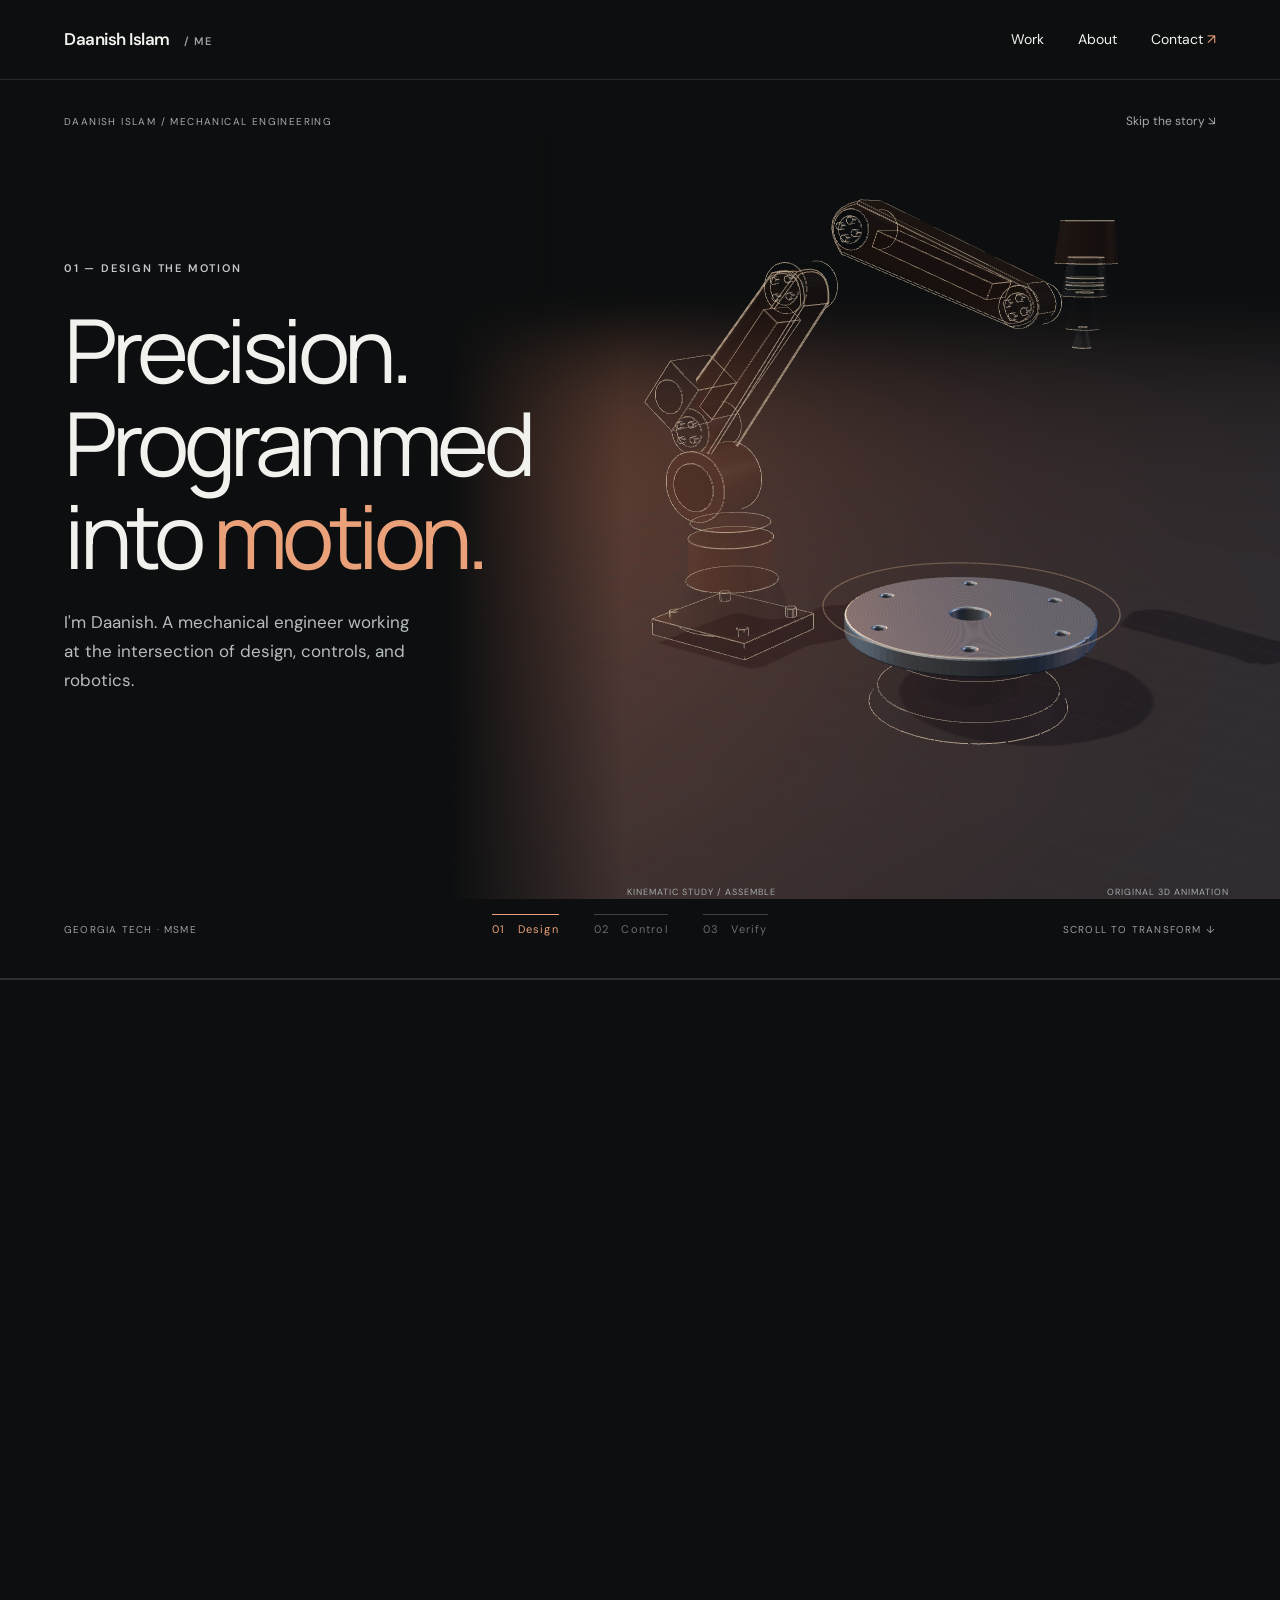
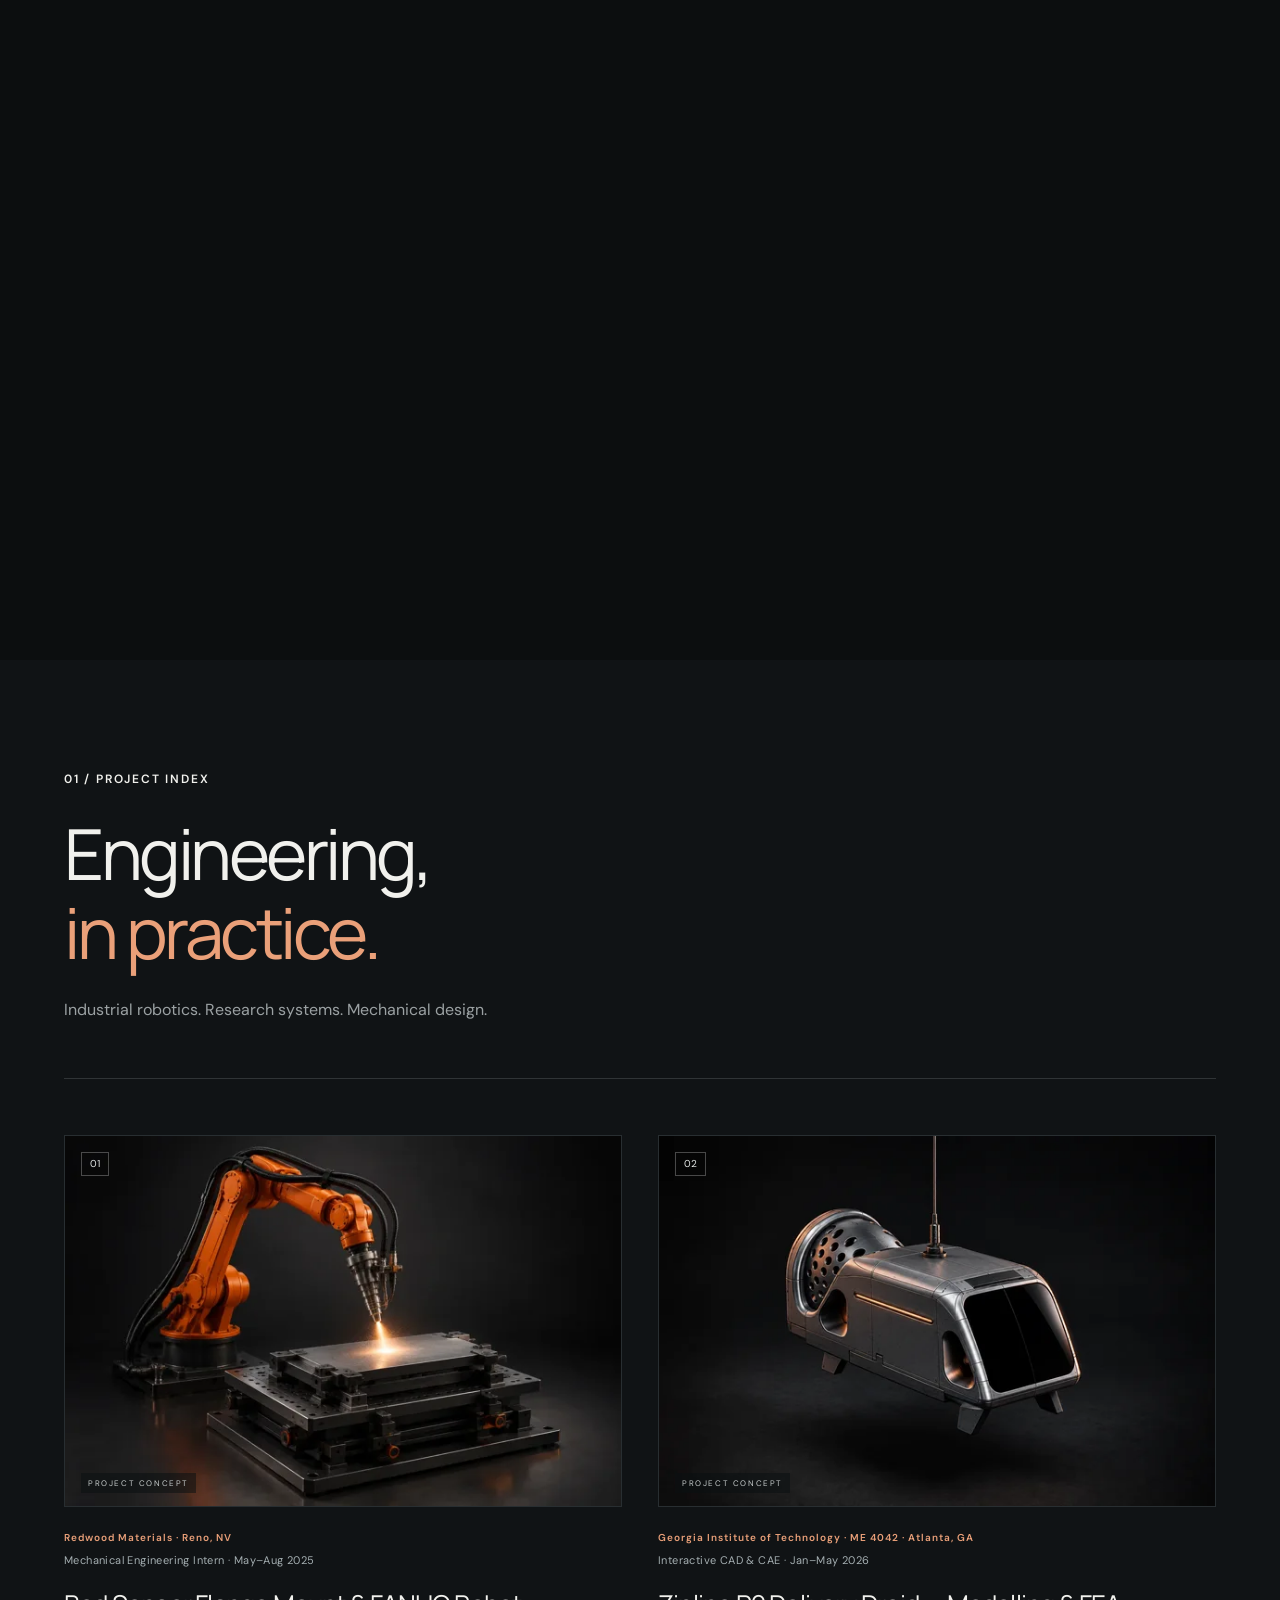
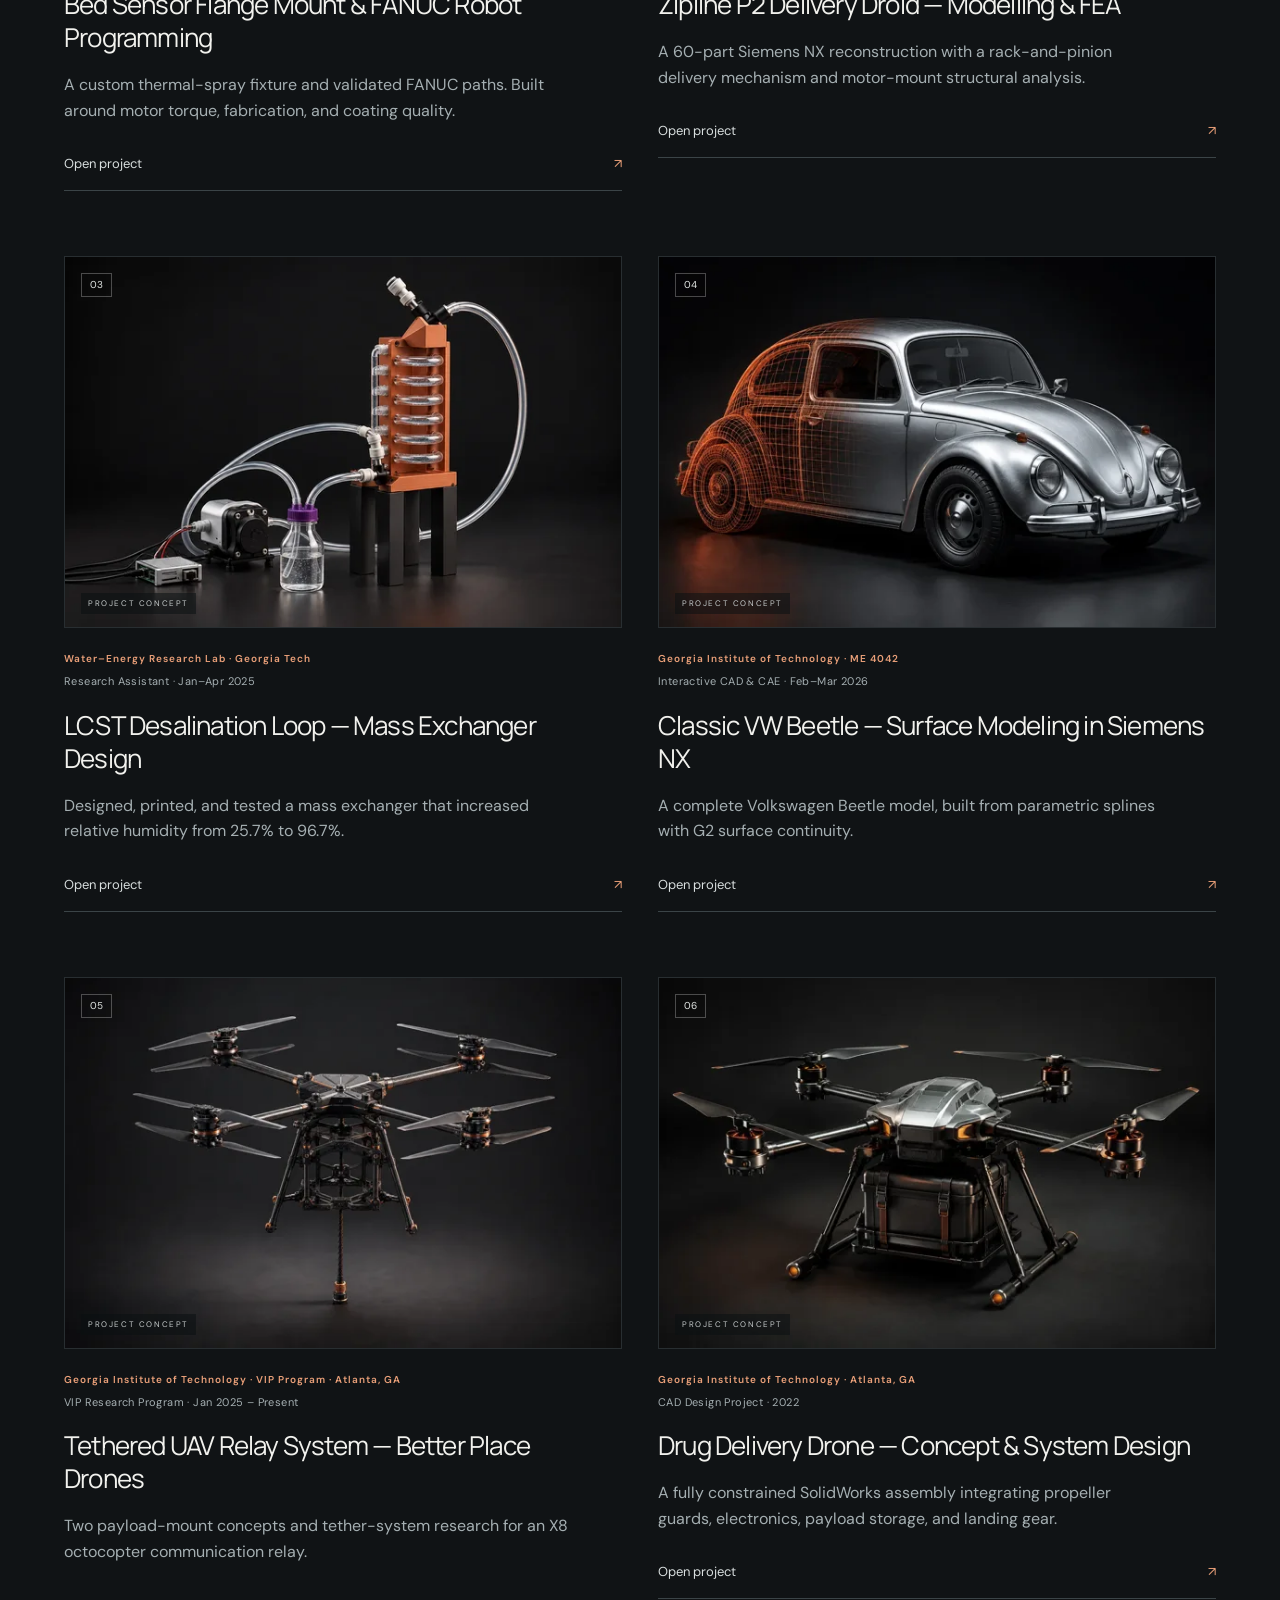
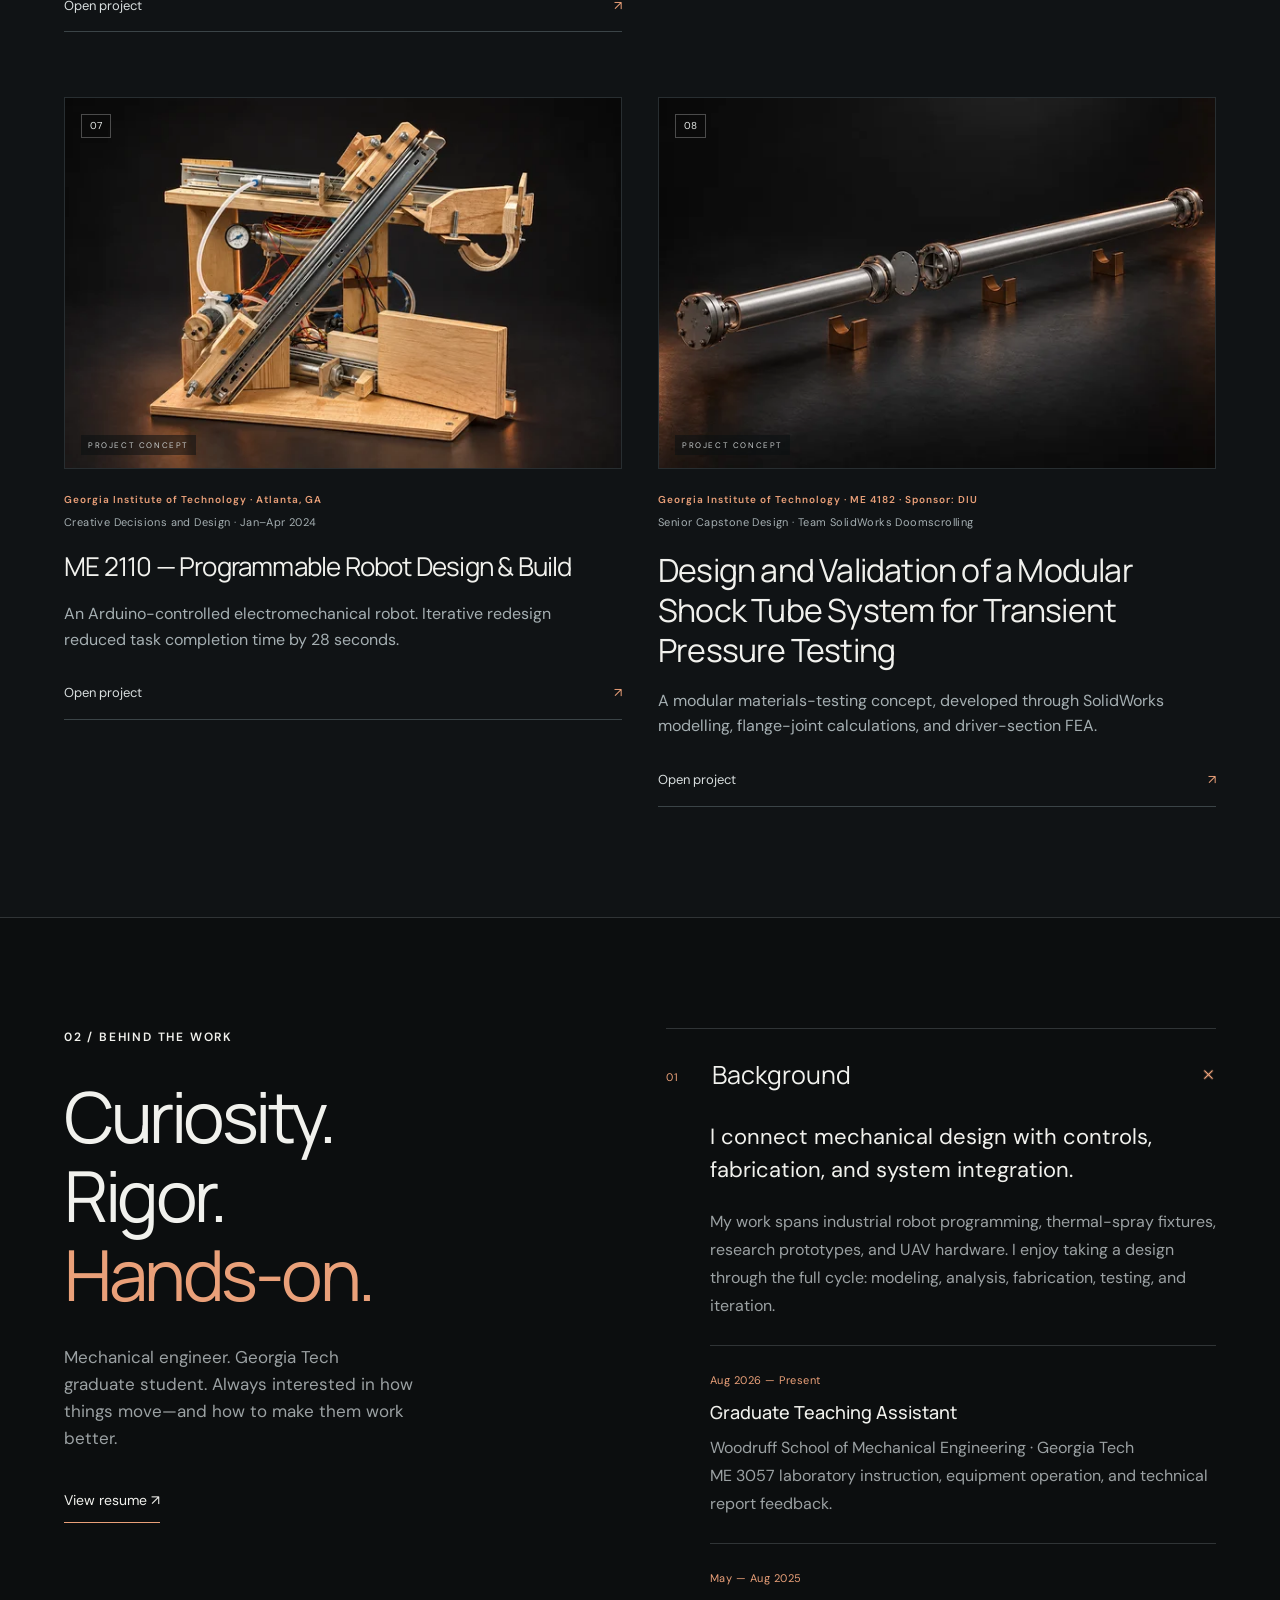
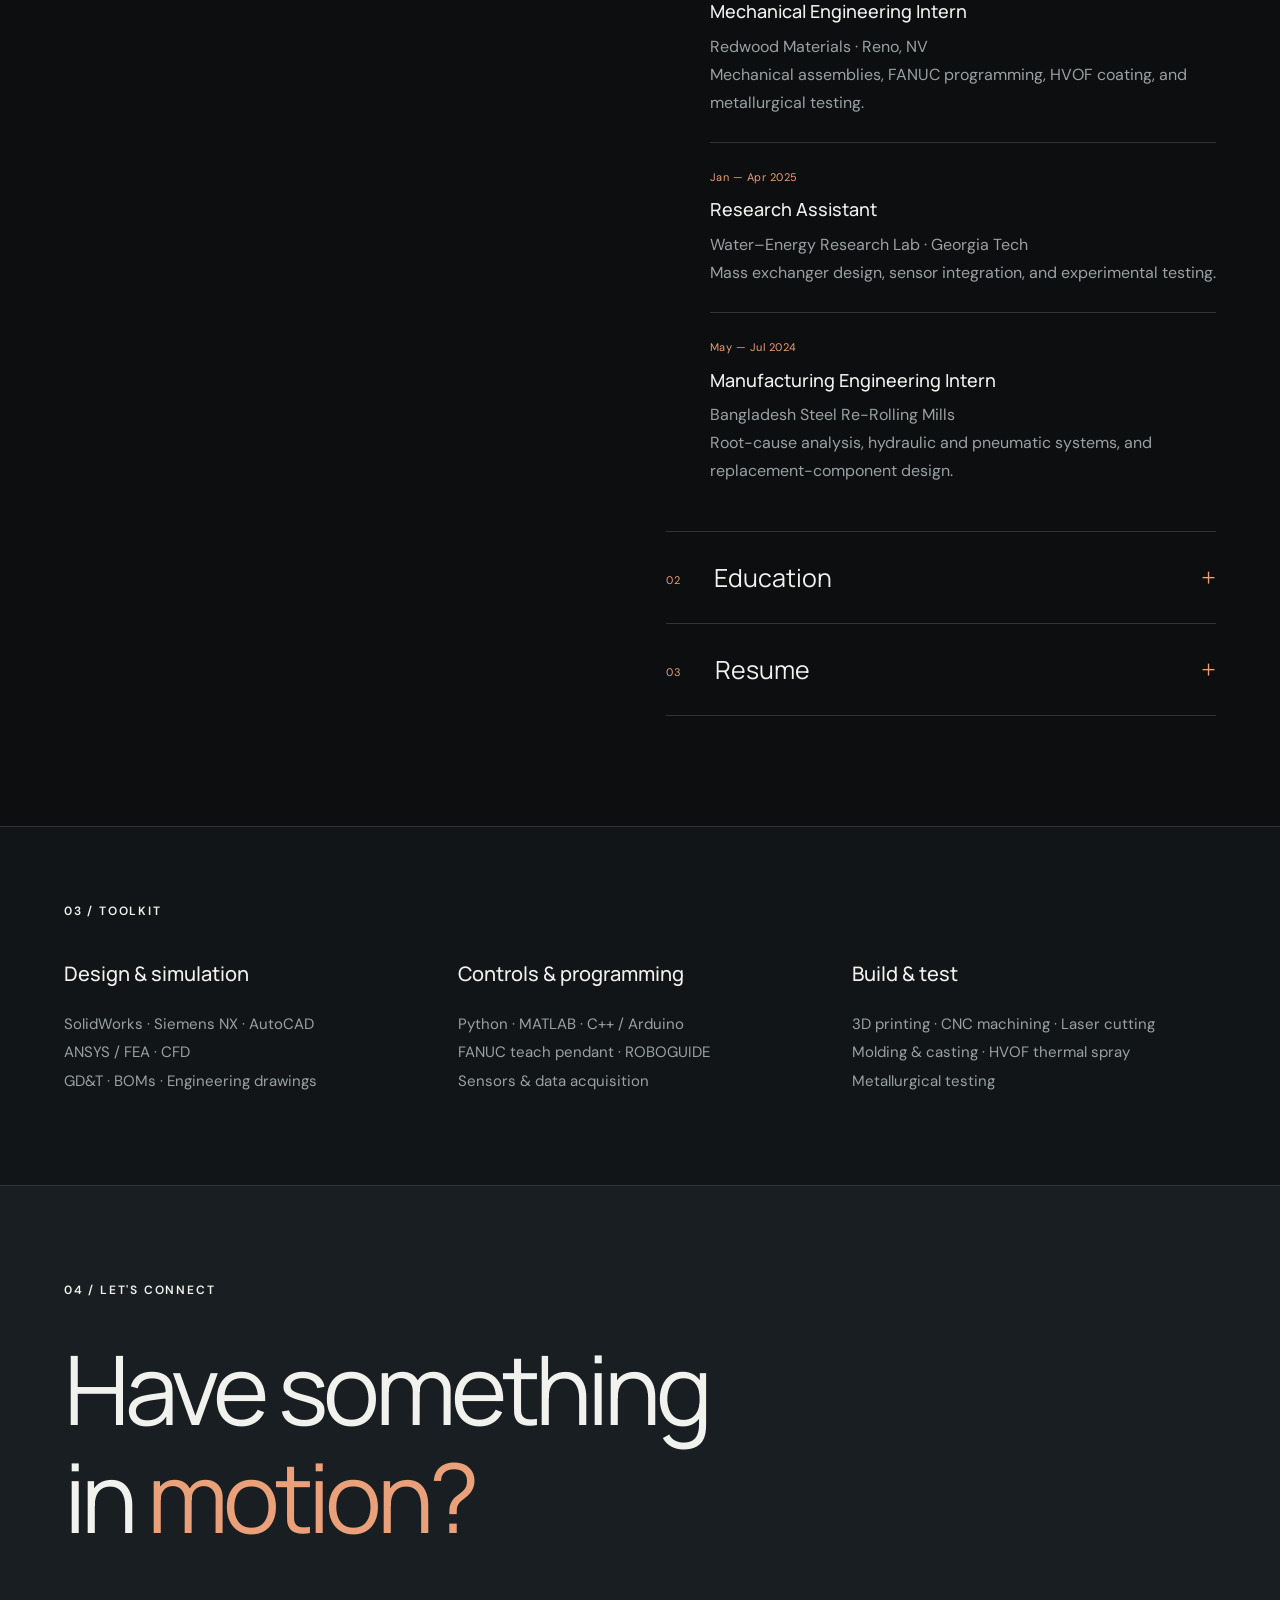
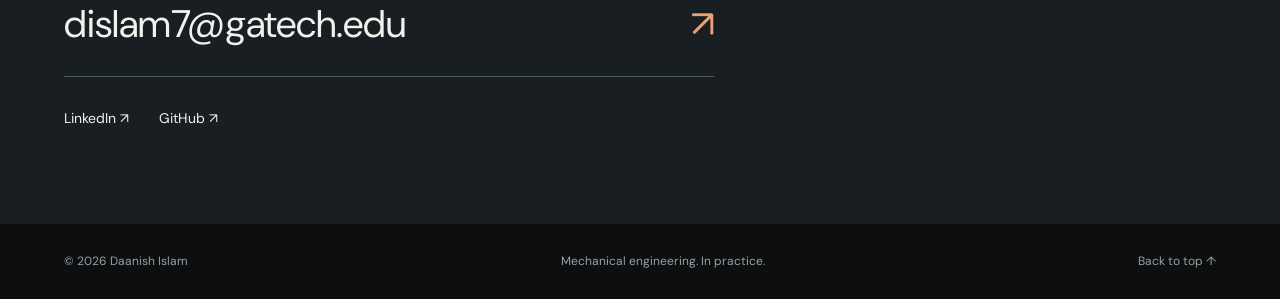
<file: index.html>
<!DOCTYPE html>

<html lang="en"><head><meta charset="utf-8"/><meta content="width=device-width,initial-scale=1,viewport-fit=cover" name="viewport"/><meta content="Daanish Islam — Georgia Tech MSME student focused on controls, robotics, automation and mechanical design. Explore industrial robotics, UAV design and hands-on engineering projects." name="description"/><meta content="#0c0e0f" name="theme-color"/><title>Daanish Islam — Design, Controls &amp; Robotics</title><link href="style.css" rel="stylesheet"/><link rel="stylesheet" href="elevated.css"/><link rel="stylesheet" href="mobile.css"/><link rel="stylesheet" href="capstone.css"/></head>
<body><a class="skip" href="#projects">Skip to projects</a><header class="site-header"><a class="wordmark" href="#top" aria-label="Daanish Islam, back to introduction"><span class="brand-symbol" aria-hidden="true">DI</span><span class="brand-name">Daanish Islam</span><span class="brand-field"> / ME</span></a><nav aria-label="Main navigation"><a href="#projects">Work</a><a href="#about">About</a><a href="#contact">Contact <span>↗</span></a></nav><button class="menu-toggle" aria-label="Open navigation" aria-expanded="false" aria-controls="mobile-menu"><span></span><span></span></button></header><dialog id="mobile-menu" aria-labelledby="menu-title"><div class="menu-heading"><h2 id="menu-title">Explore.</h2><button class="menu-close" aria-label="Close navigation">×</button></div><nav aria-label="Mobile navigation"><a href="#projects"><span>01</span>Selected work ↗</a><a href="#about"><span>02</span>About me ↗</a><a href="#skills"><span>03</span>Toolkit ↗</a><a href="#contact"><span>04</span>Get in touch ↗</a></nav><p class="menu-note">Daanish Islam<br>Mechanical Engineering · Georgia Tech</p></dialog>
<main><section aria-label="From programmed motion to finished surface" class="scroll-story" id="top"><div class="story-stage"><div class="story-topline"><span>DAANISH ISLAM / MECHANICAL ENGINEERING</span><a href="#projects">Skip the story ↘</a></div><div class="story-visual"><picture class="story-poster"><source media="(max-width:900px)" srcset="story-mobile.webp"><img src="story-desktop.webp" alt="Original industrial robot and coating cell concept" fetchpriority="high"></picture><div class="scene-shade"></div></div><div class="mobile-story-intro"><h1>Engineering<br>into <em>motion.</em></h1></div><div class="mobile-story-outro" aria-hidden="true" inert><h2>Intent.<br><em>Made tangible.</em></h2></div><a class="mobile-story-action" href="#projects">Explore projects <span>↘</span></a><a class="mobile-story-skip" href="#projects" aria-hidden="true" inert>Skip story ↘</a><span class="mobile-scroll-cue">SCROLL TO TRANSFORM ↓</span><div class="story-copy"><div class="story-chapter active" data-chapter="0"><p class="eyebrow">01 — DESIGN THE MOTION</p><h1>Precision.<br/>Programmed<br/>into <em>motion.</em></h1><p class="story-description">I'm Daanish. A mechanical engineer working at the intersection of design, controls, and robotics.</p></div><div aria-hidden="true" class="story-chapter" data-chapter="1"><p class="eyebrow">02 — CONTROL THE PROCESS</p><h2>Where code<br/>meets <em>metal.</em></h2><p class="story-description">A precise path becomes a stream of energy. Motion, material, and control working as one system.</p></div><div aria-hidden="true" class="story-chapter" data-chapter="2"><p class="eyebrow">03 — VERIFY THE RESULT</p><h2>Built.<br/>Tested.<br/><em>Refined.</em></h2><p class="story-description">One continuous pass transforms the surface. From the first design decision to a controlled outcome.</p><p class="story-result"><strong>Intent →</strong><span>Motion. Material. Performance.<br>A study in controlled transformation.</span></p></div></div><div class="story-caption"><span id="scene-label">KINEMATIC STUDY / ASSEMBLE</span><span>ORIGINAL 3D ANIMATION</span></div><div class="story-bottom"><span>GEORGIA TECH · MSME</span><ol aria-label="Story chapters" class="story-steps"><li class="active">01 <span>Design</span></li><li>02 <span>Control</span></li><li>03 <span>Verify</span></li></ol><span class="scroll-cue">SCROLL TO TRANSFORM ↓</span></div><div class="story-progress"><div></div></div></div></section>

<section class="work-section" id="projects"><div class="section-heading"><p class="eyebrow">01 / PROJECT INDEX</p><h2>Engineering,<br/><em>in practice.</em></h2><p>Industrial robotics. Research systems. Mechanical design.</p></div><div class="project-grid" id="project-grid"><article class="project" id="project-1"><div class="project-visual"><img alt="Concept illustration for Bed Sensor Flange Mount &amp; FANUC Robot Programming" loading="lazy" src="project-1.webp" srcset="project-1-small.webp 600w, project-1.webp 1536w" sizes="(max-width:700px) 90vw, 45vw"/><span class="index">01</span><span class="cover-label">PROJECT CONCEPT</span></div><div class="project-copy"><p class="eyebrow">Redwood Materials · Reno, NV</p><p class="project-period">Mechanical Engineering Intern · May–Aug 2025</p><h3>Bed Sensor Flange Mount &amp; FANUC Robot Programming</h3><p>A custom thermal-spray fixture and validated FANUC paths. Built around motor torque, fabrication, and coating quality.</p><details><summary>Open project <span>↗</span></summary><div class="case-study"><h4>Bed Sensor Flange Mount &amp; FANUC Robot Programming</h4><p class="eyebrow">Redwood Materials · Reno, NV</p>
<p class="project-desc">Designed and assembled a custom fixture to spin a bed sensor flange for a thermal spray coating operation. Engineered around real constraints, targeting up to 250 RPM while staying within motor torque limits, selecting 11-gauge mild steel for the rotating section and 2×2 square steel tubing for the fixed stand. Built in tab-and-slot features to simplify welding and assembly, and ran RPM and robot speed calculations across different flange diameters to dial in process parameters.</p>
<div>
<div>
<img alt="Fixture Assembly" loading="lazy" src="assembly.jpg"/>
<div class="media-label">SolidWorks Assembly — Bed Sensor Mount</div>
</div>
<div>
<img alt="Redwood coating fixture — exploded assembly drawing" loading="lazy" src="redwood-fixture-drawing.jpg"/>
<div class="media-label">2D Assembly Drawing — BOM &amp; Exploded View</div>
</div>
</div>
<p class="project-desc">Programmed a FANUC robot via teach pendant to coat both the top surface and inner diameter of the flange, and used FANUC ROBOGUIDE to simulate and validate spray paths. Supported coating quality verification to confirm thickness met target; final coating landed in the 240–320 micron range. Part of a broader HVOF thermal spray operation that improved coating cycle time by ~12%.</p>
<div>
<div>
<div>
<video class="redwood-video" controls playsinline preload="metadata" aria-label="FANUC robot coating the plate"><source src="coating-plate.mp4" type="video/mp4"/>Your browser cannot play this video. <a href="coating-plate.mp4">Download video</a>.</video>
</div>
<div class="media-label">FANUC Robot — Coating Plate</div>
</div>
<div>
<div>
<video class="redwood-video" controls playsinline preload="metadata" aria-label="FANUC robot coating the flange"><source src="coating-flange.mp4" type="video/mp4"/>Your browser cannot play this video. <a href="coating-flange.mp4">Download video</a>.</video>
</div>
<div class="media-label">FANUC Robot — Coating Flange</div>
</div>
</div>
<div>
<img alt="Coated Flange" loading="lazy" src="Coated-flange.jpg"/>
<div class="media-label">Coated Flange — 240–320μm Thickness</div>
</div>
<p class="project-desc">Conducted metallurgy-based testing to verify coating quality, including microhardness, surface roughness, tensile, and adhesion tests, confirming coating thickness in the 200–400 micron range and proper material hardness. Streamlined the testing workflow, cutting total process time from 9 to 7 hours.</p>
<div>
<img alt="Metallurgy Testing" loading="lazy" src="metallurgy.jpg"/>
<div class="media-label">Metallurgy Testing — Hardness &amp; Roughness Verification</div>
</div>
<div class="project-metrics">
<div class="metric"><div class="metric-val">~12%</div><div class="metric-label">Cycle Time Reduction</div></div>
<div class="metric"><div class="metric-val">250 RPM</div><div class="metric-label">Max Fixture Speed</div></div>
<div class="metric"><div class="metric-val">240–320μm</div><div class="metric-label">Coating Thickness</div></div>
<div class="metric"><div class="metric-val">2 hrs</div><div class="metric-label">Testing Time Saved</div></div>
</div>
<div class="project-tags">
<span class="tag">SolidWorks</span><span class="tag">FANUC Robot</span><span class="tag">Teach Pendant</span>
<span class="tag">ROBOGUIDE</span><span class="tag">HVOF Coating</span><span class="tag">11-Gauge Mild Steel</span>
<span class="tag">Tab-and-Slot Welding</span><span class="tag">GD&amp;T</span><span class="tag">Microhardness Testing</span>
<span class="tag">Surface Roughness</span><span class="tag">Tensile &amp; Adhesion Testing</span><span class="tag">Metallurgy</span>
</div>
</div></details></div></article><article class="project" id="project-2"><div class="project-visual"><img alt="Concept illustration for Zipline P2 Delivery Droid — Modelling &amp; FEA" loading="lazy" src="project-2.webp" srcset="project-2-small.webp 600w, project-2.webp 1536w" sizes="(max-width:700px) 90vw, 45vw"/><span class="index">02</span><span class="cover-label">PROJECT CONCEPT</span></div><div class="project-copy"><p class="eyebrow">Georgia Institute of Technology · ME 4042 · Atlanta, GA</p><p class="project-period">Interactive CAD &amp; CAE · Jan–May 2026</p><h3>Zipline P2 Delivery Droid — Modelling &amp; FEA</h3><p>A 60-part Siemens NX reconstruction with a rack-and-pinion delivery mechanism and motor-mount structural analysis.</p><details><summary>Open project <span>↗</span></summary><div class="case-study"><h4>Zipline P2 Delivery Droid — Modelling &amp; FEA</h4><p class="eyebrow">Georgia Institute of Technology · ME 4042 · Atlanta, GA</p>
<p class="project-desc">
              Modelled and analyzed the Zipline P2 delivery droid — the small autonomous sub-vehicle that descends from the main drone to achieve doorstep-level delivery accuracy in urban environments. The droid uses three motors and propellers to counteract wind loads and precisely position itself during descent, and the goal of the project was to accurately replicate its geometry in Siemens NX and perform computational and structural analysis to validate the design against key performance specifications.
            </p>
<p class="project-desc">
              The main body was built from scratch by importing six-sided raster reference images into NX and scaling them to a known bounding box. Bounding curves were generated for half the body and surfaced using Through Curves, Through Curve Meshes, and Studio Surfaces. The resulting half-body sheet was mirrored about the symmetry plane, and all surfaces were sewn into a closed solid. Edge Blend operations were applied along all surface seams to achieve smooth curvature transitions. Following the smooth body creation, Sweep and Extrude subtract operations were used to cut openings for the side propeller assemblies, rear motor bay, light bars, drone feet, front screen, lid, food/medicine compartment, and bay doors — with extruded hinge features added to interface with the lid mechanism.
            </p>
<div><img src="zipline-assembly1.jpg" alt="Zipline Assembly Closed" loading="lazy" width="419" height="385"/><div class="media-label">Full Assembly — Closed Configuration</div></div>
<div><img src="zipline-assembly2.jpg" alt="Zipline Assembly Open" loading="lazy" width="480" height="421"/><div class="media-label">Full Assembly — Open Lid Configuration</div></div>
<div><img src="zipline-internal.jpg" alt="Internal Assembly View" loading="lazy" width="890" height="541"/><div class="media-label">Transparent View — Internal Motor &amp; Bay Door Mechanism</div></div>
<p class="project-desc">
              The main propeller sub-assembly required the highest modeling complexity in the project. Each blade was defined by sketching cross-sectional airfoil profiles on a series of offset datum planes along the blade span, capturing the varying chord width and twist angle at each station. A Through-Curves loft was applied through all cross-sectional sketches to generate a smooth, twisted blade surface. A single blade was then patterned in a five-instance circular array about the hub axis. The hub itself was modeled as a cylindrical boss with a tapered bore to receive the motor shaft, united with a short collar extrusion. The propeller cover — a cage-like annular guard — was modeled as a circular extrude with a concentric cutout, with radial structural bars patterned circumferentially from a central hub ring to the outer rim. The mounting bracket was modeled as an L-shaped extrusion with edge blends at the internal corner to reduce stress concentration, with bolt patterns on both faces for attachment to the main body and motor rear face.
            </p>
<div><img src="zipline-propeller.jpg" alt="Propeller Sub-Assembly" loading="lazy" width="484" height="552"/><div class="media-label">Main Propeller Sub-Assembly — Twisted Blade Geometry</div></div>
<p class="project-desc">
              The bay door mechanism translates rotational motor output into simultaneous lateral displacement of both delivery bay door panels. The door panels were derived directly from the main body solid using an Extrude subtraction, ensuring geometric consistency between the panel outer faces and the body opening with no fit tolerance issues. Integral rack features were extruded from the inner face of each panel, with trapezoidal gear teeth applied as a patterned extrude cut. A pinion gear was modeled with a circular tooth array and a central through-hole to receive the motor shaft. In the sub-assembly, revolute and translational joints were defined at the shaft axis and panel sliding axes respectively, and a rack-and-pinion motion coupling was applied to enforce equal and opposite panel displacement for a given pinion rotation angle.
            </p>
<p class="project-desc">
              A static structural FEA was performed on the cross-shaped motor mount using Simcenter NX with the Nastran SOL 101 Linear Statics solver. The geometry was meshed with CTETRA(10) 10-node quadratic tetrahedral elements at a global size of 1mm, with local refinement at bolt holes and fillet transitions. Both arm end faces were fully constrained to replicate bolted attachment to the main body, and a 5N uniform pressure was applied to the central motor pocket face in the negative Z direction — consistent with gravitational and dynamic thrust loading. The baseline Aluminum 6061 result at 0.25 inch thickness yielded a maximum von Mises stress of 0.589 MPa against a yield strength of 270 MPa, giving a safety factor of approximately 458. Maximum nodal displacement was 9.412×10⁻⁴ mm, confirming the part operates fully within the elastic regime with negligible deformation. A parametric study was then conducted varying material (Aluminum 6061, Nylon, Titanium Ti-6Al-4V) and arm thickness (0.125, 0.25, 0.375 inches), with results showing that stress is geometry-driven and thickness-dependent, while material selection is governed by stiffness and weight rather than structural necessity.
            </p>
<div><img src="zipline-fea.jpg" alt="Motor Mount FEA" loading="lazy" width="713" height="640"/><div class="media-label">Motor Mount FEA — Von Mises Stress Distribution (Al 6061, 0.25in, Max: 0.589 MPa)</div></div>
<div class="project-metrics">
<div class="metric"><div class="metric-val">458x</div><div class="metric-label">Motor Mount Safety Factor</div></div>
<div class="metric"><div class="metric-val">114.5N</div><div class="metric-label">CFD Wind Load at 45mph</div></div>
<div class="metric"><div class="metric-val">60</div><div class="metric-label">Total Parts in Assembly</div></div>
<div class="metric"><div class="metric-val">26</div><div class="metric-label">Unique Part Files</div></div>
</div>
<div class="project-tags">
<span class="tag">Siemens NX</span><span class="tag">Surface Modeling</span>
<span class="tag">Through Curve Mesh</span><span class="tag">Sew &amp; Solid Body</span>
<span class="tag">FEA — Nastran SOL 101</span><span class="tag">CTETRA(10) Mesh</span>
<span class="tag">Von Mises Stress</span><span class="tag">CFD — Simcenter 3D Flow</span>
<span class="tag">Rack &amp; Pinion Mechanism</span><span class="tag">Parametric Study</span>
<span class="tag">Assembly Constraints</span><span class="tag">Wind Load Analysis</span>
</div>

<p><a href="ME_4042_Group_5_Final_Report.pdf" target="_blank" rel="noopener">Read the full project report ↗</a></p>
</div></details></div></article><article class="project" id="project-3"><div class="project-visual"><img alt="Concept illustration for LCST Desalination Loop — Mass Exchanger Design" loading="lazy" src="project-3.webp" srcset="project-3-small.webp 600w, project-3.webp 1536w" sizes="(max-width:700px) 90vw, 45vw"/><span class="index">03</span><span class="cover-label">PROJECT CONCEPT</span></div><div class="project-copy"><p class="eyebrow">Water–Energy Research Lab · Georgia Tech</p><p class="project-period">Research Assistant · Jan–Apr 2025</p><h3>LCST Desalination Loop — Mass Exchanger Design</h3><p>Designed, printed, and tested a mass exchanger that increased relative humidity from 25.7% to 96.7%.</p><details><summary>Open project <span>↗</span></summary><div class="case-study"><h4>LCST Desalination Loop — Mass Exchanger Design</h4><p class="eyebrow">Water–Energy Research Lab · Georgia Tech</p>
<p class="project-desc">Designed and 3D printed mass exchanger components for a Single Stage LCST (Lower Critical Solution Temperature) desalination loop — a thermally-driven process that separates water from brine using a polymer solution that phase-shifts at a critical temperature. The system cycles brine through warm solution (WS) and water recovery (WR) stages, with air pumps driving humid air across mass exchanger beds while humidity (RH), temperature (T), and flow (F) sensors monitor conditions at each node.</p>
<div>
<img alt="LCST Process Diagram" loading="lazy" src="Process-diagram.jpg"/>
<div class="media-label">Single Stage LCST Process Diagram — Water–Energy Research Lab, Georgia Tech</div>
</div>
<p class="project-desc">Using SolidWorks, designed detailed CAD models of the mass exchanger components and integrated mounting features for humidity and pressure sensors, control valves, a motor, and a water pump. All components were 3D printed in-house and assembled into a functional test loop. Used Sensirion sensors for real-time humidity and temperature data acquisition throughout testing.</p>
<div>
<div>
<img alt="Fixture CAD" loading="lazy" src="Fixture-CAD.jpg"/>
<div class="media-label">SolidWorks CAD — Mass Exchanger Components</div>
</div>
<div>
<img alt="Physical Setup" loading="lazy" src="Physical-setup.jpg"/>
<div class="media-label">Physical Test Setup — Assembled Loop</div>
</div>
</div>
<p class="project-desc">Built and tested multiple configurations of the mass exchanger to evaluate desalination performance, mass exchange efficiency, and leakage control under varying conditions. Each configuration informed design iterations, adjusting geometry, seal interfaces, and flow paths, to progressively improve system performance.</p>
<div>
<div>
<div>
<iframe allowfullscreen="" class="embed" frameborder="0" loading="lazy" src="https://www.youtube.com/embed/hdqdSR90lYM" title="LCST Desalination Loop — Mass Exchanger Design demonstration"></iframe>
</div>
<div class="media-label">Live System — Flow Test</div>
</div>
</div>
<p class="project-desc">The final configuration achieved a relative humidity increase from 25.7% to 96.7%, validating the mass exchanger's ability to drive effective moisture transfer across the loop.</p>
<div>
<img alt="RH Result" loading="lazy" src="RH-result.jpg"/>
<div class="media-label">Relative Humidity Result — 25.7% to 96.7%</div>
</div>
<div class="project-metrics">
<div class="metric"><div class="metric-val">25.7%</div><div class="metric-label">Initial Relative Humidity</div></div>
<div class="metric"><div class="metric-val">96.7%</div><div class="metric-label">Final Relative Humidity</div></div>
<div class="metric"><div class="metric-val">+71%</div><div class="metric-label">RH Increase Achieved</div></div>
<div class="metric"><div class="metric-val">2+</div><div class="metric-label">Configurations Tested</div></div>
</div>
<div class="project-tags">
<span class="tag">SolidWorks</span><span class="tag">3D Printing</span><span class="tag">LCST Desalination</span>
<span class="tag">Mass Exchanger Design</span><span class="tag">Sensirion Sensors</span><span class="tag">Humidity Sensing</span>
<span class="tag">Pressure Sensors</span><span class="tag">Data Analysis</span><span class="tag">Iterative Design</span>
</div>
</div></details></div></article><article class="project" id="project-4"><div class="project-visual"><img alt="Concept illustration for Classic VW Beetle — Surface Modeling in Siemens NX" loading="lazy" src="project-4.webp" srcset="project-4-small.webp 600w, project-4.webp 1536w" sizes="(max-width:700px) 90vw, 45vw"/><span class="index">04</span><span class="cover-label">PROJECT CONCEPT</span></div><div class="project-copy"><p class="eyebrow">Georgia Institute of Technology · ME 4042</p><p class="project-period">Interactive CAD &amp; CAE · Feb–Mar 2026</p><h3>Classic VW Beetle — Surface Modeling in Siemens NX</h3><p>A complete Volkswagen Beetle model, built from parametric splines with G2 surface continuity.</p><details><summary>Open project <span>↗</span></summary><div class="case-study"><h4>Classic VW Beetle — Surface Modeling in Siemens NX</h4><p class="eyebrow">Georgia Institute of Technology · ME 4042</p>
<p class="project-desc">Designed a full 3D model of a classic Volkswagen Beetle in Siemens NX, starting from scratch using spline-based wireframe construction and building up to a complete solid body assembly. The project required generating all geometry from parametric curves — no imported bodies — forcing every surface patch, blend, and transition to be explicitly defined and modifiable.</p>
<div>
<div>
<img alt="VW Beetle Splines" loading="lazy" src="beetle-sketch.jpg"/>
<div class="media-label">Spline Wireframe &amp; Curves — Body Profile Construction</div>
</div>
<div>
<img alt="VW Beetle Model" loading="lazy" src="beetle-model.jpg"/>
<div class="media-label">Final Rendered Model — Fully Surfaced Solid Body</div>
</div>
</div>
<p class="project-desc">Surfaces were generated from the spline network using N-Sided Surface, Through Curve Mesh, Ruled, and Fill Surface operations. Through Curve Mesh was critical for the roof and hood panels; by defining primary and cross curves simultaneously, curvature-continuous G2 surface patches were achieved across all major body sections. Interior curves were used within UV orientation settings to control surface shape without introducing additional boundary constraints.</p>
<p class="project-desc">Achieving G2 continuity across the hood, roof, and door panels was a core requirement, enforced by carefully matching tangent direction and curvature magnitude at all shared edges between adjacent patches. Edge Blend operations were applied throughout to eliminate sharp transitions, with individual segment blending used at complex corners where chain blending caused failures. Additional features including bumpers, headlights, door trim lines, window frames, wheel hubs, and axles were modeled beyond the basic requirements.</p>
<div>
<iframe allowfullscreen="" class="embed" frameborder="0" loading="lazy" mozallowfullscreen="true" src="https://sketchfab.com/models/57b4602522b14c96958c40630878cd04/embed" title="VW Beetle" webkitallowfullscreen="true">
</iframe>
<div class="media-label">Interactive 3D Model — Drag to Rotate</div>
</div>
<div class="project-metrics">
<div class="metric"><div class="metric-val">G2</div><div class="metric-label">Surface Continuity Achieved</div></div>
<div class="metric"><div class="metric-val">129+</div><div class="metric-label">Modeling Operations</div></div>
<div class="metric"><div class="metric-val">Full</div><div class="metric-label">Solid Body Assembly</div></div>
</div>
<div class="project-tags">
<span class="tag">Siemens NX</span><span class="tag">Surface Modeling</span><span class="tag">Spline Construction</span>
<span class="tag">G2 Continuity</span><span class="tag">Through Curve Mesh</span><span class="tag">N-Sided Surface</span>
<span class="tag">Edge Blend</span><span class="tag">Mirror Geometry</span><span class="tag">Sew &amp; Solid Body</span>
<span class="tag">Datum Planes</span><span class="tag">Fill Surface</span><span class="tag">Wireframe Modeling</span>
</div>
</div></details></div></article><article class="project" id="project-5"><div class="project-visual"><img alt="Concept illustration for Tethered UAV Relay System — Better Place Drones" loading="lazy" src="project-5.webp" srcset="project-5-small.webp 600w, project-5.webp 1536w" sizes="(max-width:700px) 90vw, 45vw"/><span class="index">05</span><span class="cover-label">PROJECT CONCEPT</span></div><div class="project-copy"><p class="eyebrow">Georgia Institute of Technology · VIP Program · Atlanta, GA</p><p class="project-period">VIP Research Program · Jan 2025 – Present</p><h3>Tethered UAV Relay System — Better Place Drones</h3><p>Two payload-mount concepts and tether-system research for an X8 octocopter communication relay.</p><details><summary>Open project <span>↗</span></summary><div class="case-study"><h4>Tethered UAV Relay System — Better Place Drones</h4><p class="eyebrow">Georgia Institute of Technology · VIP Program · Atlanta, GA</p>
<p class="project-desc">
              Contributing to the Tethered Relay Development subteam of the Better Place Drones VIP program, focused on enabling persistent aerial communication relay using a tethered X8 octocopter UAV. The tethered configuration eliminates battery endurance constraints by supplying continuous power via a grounded tether, allowing indefinite hover time for relay operations. Work spans from system-level component procurement research through mechanical design and fabrication of custom payload mounting assemblies.
            </p>
<p class="project-desc">
              Conducted a structured market survey of commercially available tethered power systems to identify viable off-the-shelf solutions for the X8 platform. Evaluated systems across key parameters including converter requirement, input voltage range, continuous output wattage, tether height and cable type, cable weight per unit length, UI/control interface, and unit cost. Systems assessed included the Fotokite T3500-S, Maverick C2J TK3, Volarous V-LINE PRO, ELISTAIR LIGH-T4, Zenith Aero Tech, USAS, Fotokite Sigma, Hoverfly, Mistral Kite, RS3000 Ground Power System, and SkyCoach Drone-Tek — spanning converter topologies from 48VDC/2500W to vehicle-based power systems, and tether lengths from 45m to 400ft. Key selection criteria included compatibility with 48VDC/2500W input requirements, tether height above 400ft (122m), auto-winch capability, and cable weight below 500g for flight budget compliance.
            </p>
<div>
<img alt="Tether Kit Research Matrix" loading="lazy" src="vip-research.jpg"/>
<div class="media-label">Tether Kit Procurement Research — Comparative System Analysis Matrix</div>
</div>
<p class="project-desc">
              Designed and modeled two iterations of a battery and payload mount assembly for the X8 UAV in SolidWorks, sized to house onboard fuel tanks, electronics bays, and structural attachment interfaces. The first configuration is a rectilinear carbon fiber composite enclosure — an open-frame box structure with internal vertical ribs for component compartmentalization, mounted on dual lateral threaded rod rails with nut-and-clamp fastening for positional adjustability along the airframe. Panel geometry was designed for sheet material fabrication with bolted corner extrusions.
            </p>
<p class="project-desc">
              The second configuration is a cantilevered asymmetric mount integrating two cylindrical pressure/fuel tanks — one forward-mounted at an angled orientation and one vertically suspended below the frame — connected via carbon fiber tube struts with threaded rod terminal fittings. The irregular geometry was intentionally designed to offset the center of mass for balance correction relative to the UAV's existing payload distribution. Both designs account for mass budget constraints, structural rigidity under flight loads, and accessibility for field servicing.
            </p>
<div>
<div>
<img alt="Mount Design 1" loading="lazy" src="vip-mount1.jpg"/>
<div class="media-label">Design 1 — Carbon Fiber Box Enclosure with Rail Mount</div>
</div>
<div>
<img alt="Mount Design 2" loading="lazy" src="vip-mount2.jpg"/>
<div class="media-label">Design 2 — Asymmetric Cantilevered Tank Mount Assembly</div>
</div>
</div>
<div class="project-metrics">
<div class="metric"><div class="metric-val">X8</div><div class="metric-label">UAV Platform</div></div>
<div class="metric"><div class="metric-val">11+</div><div class="metric-label">Systems Evaluated</div></div>
<div class="metric"><div class="metric-val">2</div><div class="metric-label">Mount Designs</div></div>
<div class="metric"><div class="metric-val">48VDC</div><div class="metric-label">Target Power Input</div></div>
</div>
<div class="project-tags">
<span class="tag">SolidWorks</span><span class="tag">UAV Systems</span>
<span class="tag">Tethered Drone</span><span class="tag">Payload Mount Design</span>
<span class="tag">Carbon Fiber Structure</span><span class="tag">Systems Integration</span>
<span class="tag">Procurement Research</span><span class="tag">Mass Budget Analysis</span>
<span class="tag">Structural Design</span><span class="tag">VIP Program</span>
</div>
</div></details></div></article><article class="project" id="project-6"><div class="project-visual"><img alt="Concept illustration for Drug Delivery Drone — Concept &amp; System Design" loading="lazy" src="project-6.webp" srcset="project-6-small.webp 600w, project-6.webp 1536w" sizes="(max-width:700px) 90vw, 45vw"/><span class="index">06</span><span class="cover-label">PROJECT CONCEPT</span></div><div class="project-copy"><p class="eyebrow">Georgia Institute of Technology · Atlanta, GA</p><p class="project-period">CAD Design Project · 2022</p><h3>Drug Delivery Drone — Concept &amp; System Design</h3><p>A fully constrained SolidWorks assembly integrating propeller guards, electronics, payload storage, and landing gear.</p><details><summary>Open project <span>↗</span></summary><div class="case-study"><h4>Drug Delivery Drone — Concept &amp; System Design</h4><p class="eyebrow">Georgia Institute of Technology · Atlanta, GA</p>
<p class="project-desc">Developed a full concept and system design for a real-world application: an autonomous drug delivery drone. The design objective was to produce a complete, manufacturable assembly within a fixed timeline — from individual components through to a final integrated model.
            <br/><br/>
            The drone follows a symmetric X-frame layout with four arms extending from a central hub. Each arm terminates in a propeller guard modeled using swept and lofted features in SolidWorks to produce the curved guard geometry. The propellers themselves were modeled as separate sub-assemblies with individual blade geometry defined using surface modeling tools.
            <br/><br/>
            The central body houses a dedicated electronics bay with rectangular cutouts for battery and control board mounting, modeled using extruded cuts and shell features to minimize weight while maintaining structural integrity. A payload compartment hangs below the main frame, designed to securely carry a medical package — built using SolidWorks weldments and sheet metal features. Landing gear legs extend from the lower frame, modeled as structural members with filleted joints.
            <br/><br/>
            All parts were designed individually and brought together using SolidWorks assembly mates — coincident, concentric, and distance mates — to fully constrain the model. Creo was used for advanced modeling and final presentation visuals.</p>
<div>
<img alt="Drone Full Assembly" loading="lazy" src="Drone-full.jpg"/>
<div class="media-label">Full Assembly — Drug Delivery Drone</div>
</div>
<div>
<div>
<img alt="Drug delivery drone — exploded assembly drawing" loading="lazy" src="drone-assembly-drawing.jpg"/>
<div class="media-label">Assembly Drawing</div>
</div>
<div>
<img alt="Body Drawing" loading="lazy" src="Body-drawing.jpg"/>
<div class="media-label">Body Drawing</div>
</div>
</div>
<div>
<img alt="Propeller Motor Assembly" loading="lazy" src="Propeller-motor-assembly.jpg"/>
<div class="media-label">Propeller &amp; Motor Assembly Detail</div>
</div>
<div>
<iframe allowfullscreen="" class="embed" frameborder="0" loading="lazy" mozallowfullscreen="true" src="https://sketchfab.com/models/3fc30c2e43414146b74a764c946f3767/embed" title="Drug Delivery Drone" webkitallowfullscreen="true">
</iframe>
<div class="media-label">Interactive 3D Model — Drag to Rotate</div>
</div>
<div class="project-metrics">
<div class="metric"><div class="metric-val">X-Frame</div><div class="metric-label">Drone Architecture</div></div>
<div class="metric"><div class="metric-val">Full</div><div class="metric-label">Assembly Constrained</div></div>
<div class="metric"><div class="metric-val">Multi</div><div class="metric-label">Sub-Assemblies</div></div>
</div>
<div class="project-tags">
<span class="tag">SolidWorks</span><span class="tag">Creo</span><span class="tag">Loft &amp; Sweep</span>
<span class="tag">Surface Modeling</span><span class="tag">Sheet Metal</span><span class="tag">Weldments</span>
<span class="tag">Assembly Mates</span><span class="tag">Structural Design</span><span class="tag">UAV Design</span>
</div>
</div></details></div></article><article class="project" id="project-7"><div class="project-visual"><img alt="Concept illustration for ME 2110 — Programmable Robot Design &amp; Build" loading="lazy" src="project-7.webp" srcset="project-7-small.webp 600w, project-7.webp 1536w" sizes="(max-width:700px) 90vw, 45vw"/><span class="index">07</span><span class="cover-label">PROJECT CONCEPT</span></div><div class="project-copy"><p class="eyebrow">Georgia Institute of Technology · Atlanta, GA</p><p class="project-period">Creative Decisions and Design · Jan–Apr 2024</p><h3>ME 2110 — Programmable Robot Design &amp; Build</h3><p>An Arduino-controlled electromechanical robot. Iterative redesign reduced task completion time by 28 seconds.</p><details><summary>Open project <span>↗</span></summary><div class="case-study"><h4>ME 2110 — Programmable Robot Design &amp; Build</h4><p class="eyebrow">Georgia Institute of Technology · Atlanta, GA</p>
<p class="project-desc">Designed and built a fully programmable robot for a competitive design challenge, integrating DC motors, pulleys, pneumatic pistons, solenoids, encoders, and sensors into a cohesive electromechanical system. The robot was programmed in C++ using Arduino to identify and manipulate objects autonomously, with AC adapters and a pressure tank powering the actuation system. Iterative testing and redesign of the control logic and mechanical layout reduced task completion time by 28 seconds compared to the initial prototype.</p>
<div>
<div>
<img alt="ME 2110 CAD Model" loading="lazy" src="me2110-cad.jpg"/>
<div class="media-label">SolidWorks CAD — Robot Assembly to Scale</div>
</div>
<div>
<img alt="ME 2110 Physical Robot" loading="lazy" src="me2110-model.jpg"/>
<div class="media-label">Physical Build — Final Competition Robot</div>
</div>
</div>
<p class="project-desc">A detailed 3D CAD model of the robot was produced in SolidWorks, with all components drafted to scale to create a precise digital replica used for presentation and documentation. The model captured the full mechanical layout including motor mounts, pneumatic routing, and sensor placement — serving as both a design validation tool and a communication artifact for the team.</p>
<div>
<iframe allowfullscreen="" class="embed" frameborder="0" loading="lazy" src="https://www.youtube.com/embed/XqVX68p_Bk4" title="ME 2110 — Programmable Robot Design &amp; Build demonstration"></iframe>
</div>
<div class="media-label">Competition Run — Live Robot Demo</div>
<div class="project-metrics">
<div class="metric"><div class="metric-val">28s</div><div class="metric-label">Completion Time Reduced</div></div>
<div class="metric"><div class="metric-val">C++</div><div class="metric-label">Arduino Programming</div></div>
<div class="metric"><div class="metric-val">Full</div><div class="metric-label">CAD to Scale</div></div>
</div>
<div class="project-tags">
<span class="tag">SolidWorks</span><span class="tag">Arduino</span><span class="tag">C++</span>
<span class="tag">DC Motors</span><span class="tag">Pneumatic Pistons</span><span class="tag">Solenoids</span>
<span class="tag">Encoders &amp; Sensors</span><span class="tag">Electromechanical Design</span><span class="tag">Iterative Prototyping</span>
</div>
</div></details></div></article><article class="project" id="project-8"><div class="project-visual"><img src="project-8.webp" srcset="project-8-small.webp 600w, project-8.webp 1536w" sizes="(max-width:700px) 90vw, 45vw" alt="Concept illustration of the modular shock tube assembly" loading="lazy"/><span class="index">08</span><span class="cover-label">PROJECT CONCEPT</span></div><div class="project-copy"><p class="eyebrow">Georgia Institute of Technology · ME 4182 · Sponsor: DIU</p><p class="project-period">Senior Capstone Design · Team SolidWorks Doomscrolling</p><h3>Design and Validation of a Modular Shock Tube System for Transient Pressure Testing</h3><p>A modular materials-testing concept, developed through SolidWorks modelling, flange-joint calculations, and driver-section FEA.</p><details><summary>Open project <span>↗</span></summary><div class="case-study"><h4>Design and Validation of a Modular Shock Tube System for Transient Pressure Testing</h4><p class="eyebrow">Georgia Institute of Technology · ME 4182 · Sponsor: DIU</p>
<p class="project-desc">A four-person senior capstone team developed a modular shock tube concept for DIU to study how materials respond to repeatable transient pressure loads. The work progressed from requirements and concept selection to CAD, pressure-region modelling, component calculations, and a static structural study. The deliverable was a digital design and analysis package; no physical shock tube was manufactured or tested.</p>
<p class="project-desc"><strong>My contribution:</strong> created all SolidWorks models, performed the bolt calculations and driver-section FEA, and contributed to concept ideation, market research, and the final report. Pressure-region modelling, tube-length analysis, wall-sizing calculations, and intake-system development were team contributions.</p>
<h5>01 / Define the test problem</h5>
<p class="project-desc">The existing test equipment lacked modular access and convenient instrumentation. The team translated the brief into targets for a 12 ft × 8 ft footprint, a cycle time below 20 minutes, and a pressure-range requirement extending to 2,000 psi. The report recommended operation at or below 500 psi as its initial basis. These were design requirements and recommendations, not demonstrated operating capabilities.</p>
<p class="project-desc">A diaphragm separates the pressurized driver from the lower-pressure driven section. Its rupture sends an incident shock toward the specimen; reflection at the end wall creates a different loading region. The supplied process video introduces this sequence.</p>
<figure class="capstone-figure"><video controls playsinline preload="none" aria-label="Shock tube process explanation"><source src="shock-tube-process.mp4" type="video/mp4"/>Your browser cannot play this video. <a href="shock-tube-process.mp4">Download the process video</a>.</video><figcaption class="media-label">Shock tube process — supplied explanatory video</figcaption></figure>
<h5>02 / Select and model the modular assembly</h5>
<p class="project-desc">The team compared constant-area, conical, and convergent concepts, selecting a straight, constant-diameter arrangement for its simpler analysis and modular interfaces. I modelled the driver and driven sections, bolted flange collars, diaphragm interface, end plates, and supports in SolidWorks. The assembly separates at the central joint to support diaphragm replacement and internal access; the end-wall concept provides a specimen-mounting interface.</p>
<figure class="capstone-figure"><a href="shock-tube-exploded.png" target="_blank" rel="noopener" aria-label="Open full-size Exploded CAD of the modular shock tube"><img src="shock-tube-exploded.png" alt="Exploded CAD of the modular shock tube" width="822" height="311" loading="lazy"/></a><figcaption class="media-label">SolidWorks exploded assembly — driver, diaphragm interface, driven section, end plates, and supports · Tap image to enlarge ↗</figcaption></figure>
<h5>03 / Establish the pressure model and gas-handling layout</h5>
<p class="project-desc">The team used MATLAB pressure-region calculations to compare driver/driven gas combinations and relate incident shock strength to the loading at the test location. This distinguished initial driver pressure from incident and reflected pressures. The ideal-gas incident-shock relation used in the report was:</p>
<div class="capstone-equation" role="math" aria-label="P two over P one equals one plus two gamma one divided by gamma one plus one, times M s squared minus one">P<sub>2</sub> / P<sub>1</sub> = 1 + [2γ<sub>1</sub> / (γ<sub>1</sub> + 1)] (M<sub>s</sub><sup>2</sup> − 1)</div>
<p class="project-desc">Here P<sub>1</sub> is the initial driven-gas pressure, P<sub>2</sub> is the pressure behind the incident shock, γ<sub>1</sub> is the driven gas’s specific-heat ratio, and M<sub>s</sub> is the incident shock Mach number. Separate calculations addressed the driver requirement and reflected pressure. The report identifies the maximum end-wall loading assumption as an item requiring further validation.</p>
<p class="project-desc">The intake concept combined a reservoir, gas booster, cylinder cascade, regulator, isolation and check valves, pressure indication, and relief protection. A separate exhaust concept addressed gas removal and baseline recovery. These subsystems were considered alongside the access and reset workflow.</p>
<figure class="capstone-figure"><a href="shock-tube-intake.png" target="_blank" rel="noopener" aria-label="Open full-size Layout of the shock tube intake system"><img src="shock-tube-intake.png" alt="Layout of the shock tube intake system" width="975" height="294" loading="lazy"/></a><figcaption class="media-label">Intake concept — gas supply, pressure control, and protective components · Tap image to enlarge ↗</figcaption></figure>
<h5>04 / Evaluate the flange joint and driver section</h5>
<p class="project-desc">I evaluated the flange joint using the report’s assumed design load and an eight-bolt load split. The calculation below records that preliminary model; final joint design still requires verification of the effective pressure area, preload, sealing, and transient loads.</p>
<div class="capstone-equation" role="math" aria-label="Force per bolt equals design force divided by number of bolts, 628.86 kilonewtons divided by eight equals 78.61 kilonewtons">F<sub>bolt</sub> = F<sub>design</sub> / N = 628.86 / 8 = 78.61 kN</div>
<p class="project-desc">I then ran a static SolidWorks Simulation study of the AISI 304 stainless-steel driver section with 500 psi internal pressure and one end fixed. The reported peak von Mises stress was 3.690 MPa, with concentrations near the constrained end faces. Compared with the assigned 206.8 MPa yield strength, this gives the following yield-to-stress ratio for that model:</p>
<div class="capstone-equation" role="math" aria-label="Yield-to-stress ratio equals 206.8 divided by 3.690, approximately 56">S<sub>y</sub> / σ<sub>vM,max</sub> = 206.8 / 3.690 ≈ 56</div>
<figure class="capstone-figure"><a href="shock-tube-fea.png" target="_blank" rel="noopener" aria-label="Open full-size Driver-section von Mises stress contour"><img src="shock-tube-fea.png" alt="Driver-section von Mises stress contour" width="941" height="377" loading="lazy"/></a><figcaption class="media-label">Driver-section static FEA — reported peak von Mises stress 3.690 MPa at 500 psi applied pressure · Tap image to enlarge ↗</figcaption></figure>
<p class="project-desc">This result describes the submitted static model, rather than a validated rating for the complete system. Transient pressure, thermal effects, joint behaviour, and repeated loading were outside its scope. The report also contains conflicting wall-thickness descriptions, which need reconciliation before manufacturing review.</p>
<h5>05 / Document the workflow and hand off the design</h5>
<p class="project-desc">The team mapped specimen and sensor setup, testing, gas removal, sample recovery, and data capture to expose the access and reset steps behind the cycle-time target. The final handoff combined CAD, calculations, subsystem layouts, and an expo poster. Recommended next work included experimental diaphragm characterization, sealing and tolerance review, and coupled thermal-structural analysis.</p>
<figure class="capstone-figure"><a href="shock-tube-process.png" target="_blank" rel="noopener" aria-label="Open full-size Shock tube system process block diagram"><img src="shock-tube-process.png" alt="Shock tube system process block diagram" width="1015" height="565" loading="lazy"/></a><figcaption class="media-label">System block diagram — proposed test and reset workflow · Tap image to enlarge ↗</figcaption></figure><figure class="capstone-figure"><a href="shock-tube-poster.jpg" target="_blank" rel="noopener" aria-label="Open full-size Senior capstone expo poster"><img src="shock-tube-poster.jpg" alt="Senior capstone expo poster" width="4608" height="3456" loading="lazy"/></a><figcaption class="media-label">Senior Capstone Design (ME 4182) — final project poster · Tap image to enlarge ↗</figcaption></figure>
<div class="project-metrics"><div class="metric"><div class="metric-val">500 psi</div><div class="metric-label">Static FEA load case</div></div><div class="metric"><div class="metric-val">3.690 MPa</div><div class="metric-label">Reported peak stress</div></div><div class="metric"><div class="metric-val">4</div><div class="metric-label">Team members</div></div></div>
<div class="project-tags"><span class="tag">SolidWorks</span><span class="tag">Static FEA</span><span class="tag">Bolted Joints</span><span class="tag">Pressure-Vessel Analysis</span><span class="tag">Concept Selection</span><span class="tag">Modular Design</span><span class="tag">MATLAB · Team Analysis</span></div>
<p><a class="button" href="shock-tube-report.pdf" target="_blank" rel="noopener">Read the final report <span>↗</span></a></p>
</div></details></div></article></div></section>
<section class="about-explore" id="about"><div class="about-intro"><p class="eyebrow">02 / BEHIND THE WORK</p><h2>Curiosity.<br/>Rigor.<br/><em>Hands-on.</em></h2><p>Mechanical engineer. Georgia Tech graduate student. Always interested in how things move—and how to make them work better.</p><a class="text-link" href="Daanish_Islam_Resume.pdf" rel="noopener" target="_blank">View resume ↗</a></div><div class="about-panels"><details class="about-panel" open=""><summary><span><small>01</small> Background</span><span class="plus">+</span></summary><div class="about-panel-body"><p class="lead">I connect mechanical design with controls, fabrication, and system integration.</p><p>My work spans industrial robot programming, thermal-spray fixtures, research prototypes, and UAV hardware. I enjoy taking a design through the full cycle: modeling, analysis, fabrication, testing, and iteration.</p><div class="experience-row"><span>Aug 2026 — Present</span><h3>Graduate Teaching Assistant</h3><p>Woodruff School of Mechanical Engineering · Georgia Tech<br/>ME 3057 laboratory instruction, equipment operation, and technical report feedback.</p></div><div class="experience-row"><span>May — Aug 2025</span><h3>Mechanical Engineering Intern</h3><p>Redwood Materials · Reno, NV<br/>Mechanical assemblies, FANUC programming, HVOF coating, and metallurgical testing.</p></div><div class="experience-row"><span>Jan — Apr 2025</span><h3>Research Assistant</h3><p>Water–Energy Research Lab · Georgia Tech<br/>Mass exchanger design, sensor integration, and experimental testing.</p></div><div class="experience-row"><span>May — Jul 2024</span><h3>Manufacturing Engineering Intern</h3><p>Bangladesh Steel Re-Rolling Mills<br/>Root-cause analysis, hydraulic and pneumatic systems, and replacement-component design.</p></div></div></details><details class="about-panel"><summary><span><small>02</small> Education</span><span class="plus">+</span></summary><div class="about-panel-body"><div class="degree"><p class="eyebrow">AUG 2026 — DEC 2027 · EXPECTED</p><h3>Master of Science<br/>Mechanical Engineering</h3><p>Georgia Institute of Technology</p><p>Focus: controls, robotics, automation, and design.</p><p class="muted">Coursework: Linear Control Systems; Advanced Control System Design &amp; Implementation; Mechatronics; Engineering Design.</p></div><div class="degree"><p class="eyebrow">AUG 2022 — MAY 2026</p><h3>Bachelor of Science<br/>Mechanical Engineering</h3><p>Georgia Institute of Technology</p><p>GPA: 3.66 · Highest Honour</p></div></div></details><details class="about-panel"><summary><span><small>03</small> Resume</span><span class="plus">+</span></summary><div class="about-panel-body"><p class="lead">The full picture.</p><p>Experience, education, technical skills, and selected projects in one document.</p><div class="resume-actions"><a class="button" href="Daanish_Islam_Resume.pdf" rel="noopener" target="_blank">View PDF <span>↗</span></a><a class="button" download="" href="Daanish_Islam_Resume.pdf">Download resume <span>↓</span></a></div></div></details></div></section>
<section class="skills" id="skills"><p class="eyebrow">03 / TOOLKIT</p><div class="skills-grid"><div><h3>Design &amp; simulation</h3><p>SolidWorks · Siemens NX · AutoCAD<br/>ANSYS / FEA · CFD<br/>GD&amp;T · BOMs · Engineering drawings</p></div><div><h3>Controls &amp; programming</h3><p>Python · MATLAB · C++ / Arduino<br/>FANUC teach pendant · ROBOGUIDE<br/>Sensors &amp; data acquisition</p></div><div><h3>Build &amp; test</h3><p>3D printing · CNC machining · Laser cutting<br/>Molding &amp; casting · HVOF thermal spray<br/>Metallurgical testing</p></div></div></section>
<section class="contact" id="contact"><p class="eyebrow">04 / LET'S CONNECT</p><h2>Have something<br/>in <em>motion?</em></h2><a class="contact-email" href="mailto:dislam7@gatech.edu">dislam7@gatech.edu <span>↗</span></a><div class="socials"><a href="https://linkedin.com/in/daanishislam" rel="noopener" target="_blank">LinkedIn ↗</a><a href="https://github.com/daanish-i7" rel="noopener" target="_blank">GitHub ↗</a></div></section></main><footer><span>© 2026 Daanish Islam</span><span>Mechanical engineering. In practice.</span><a href="#">Back to top ↑</a></footer><script src="story-math.js"></script><script src="app.js"></script><script src="mobile-nav.js"></script></body></html>
</file>
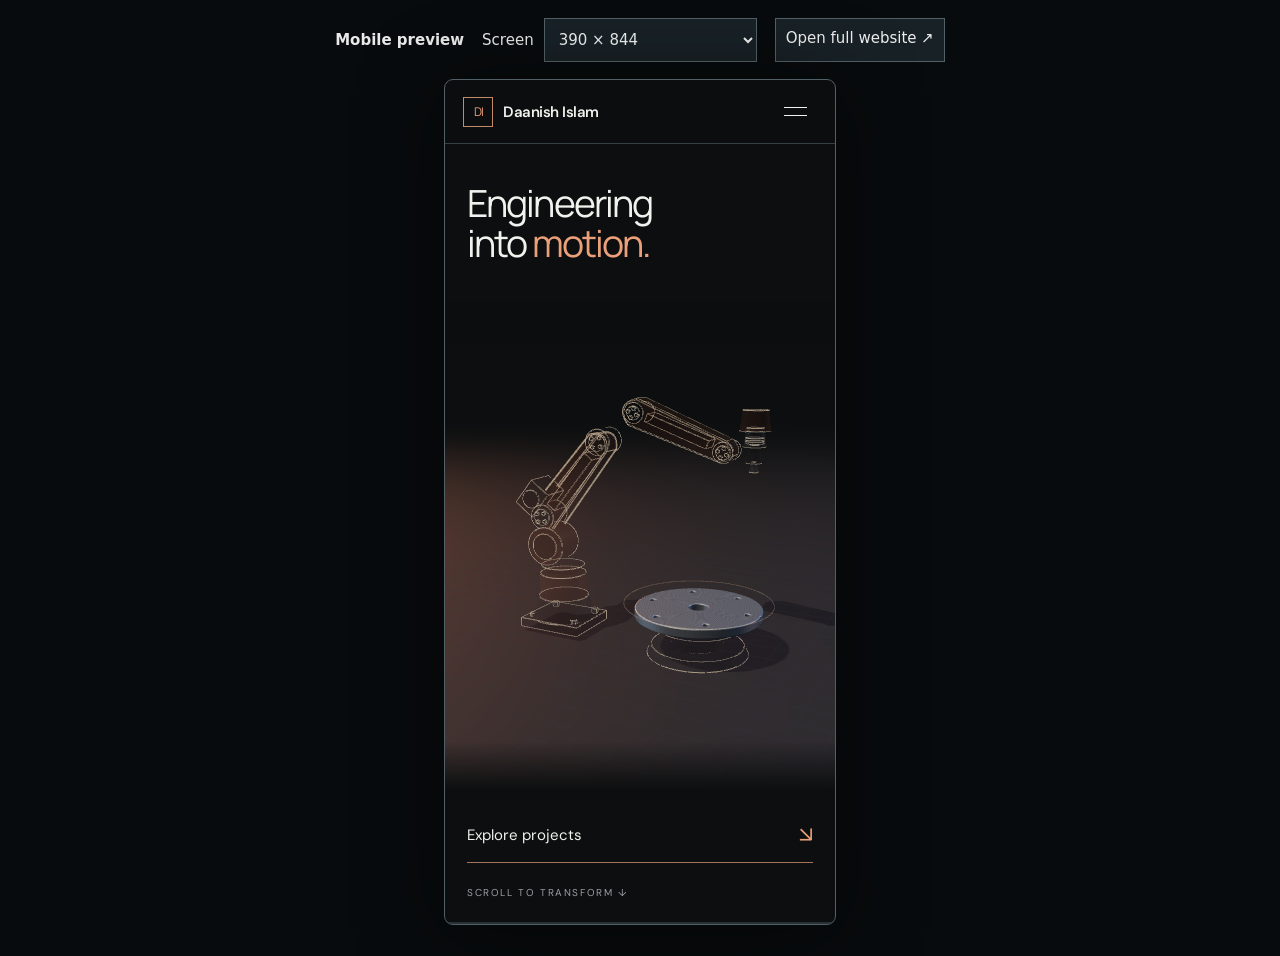
<file: mobile-preview.html>
<!doctype html><html lang="en"><head><meta charset="utf-8"><meta name="viewport" content="width=device-width,initial-scale=1"><title>Daanish Islam — phone preview</title><style>*{box-sizing:border-box}body{margin:0;background:#080b0d;color:#e7eae9;font:15px system-ui,sans-serif}header{display:flex;gap:18px;align-items:center;justify-content:center;padding:18px;flex-wrap:wrap}select,a{background:#182126;color:#eee;border:1px solid #526168;padding:10px;text-decoration:none;font:inherit;min-height:44px}main{display:flex;justify-content:center;padding:0 12px 32px}iframe{display:block;width:390px;height:844px;max-width:100%;border:0;outline:1px solid #526168;border-radius:8px;background:#0c0e0f;box-shadow:0 10px 80px #0008}label{display:flex;gap:10px;align-items:center}</style></head><body><header><strong>Mobile preview</strong><label>Screen <select id="screen"><option value="390,844">390 × 844</option><option value="320,568">320 × 568</option><option value="375,667">375 × 667</option><option value="430,932">430 × 932</option><option value="844,390">844 × 390 · landscape</option></select></label><a href="index.html">Open full website ↗</a></header><main><iframe src="index.html" title="Responsive mobile portfolio" id="preview"></iframe></main><script>document.querySelector('#screen').addEventListener('change',e=>{const [w,h]=e.target.value.split(',');const f=document.querySelector('#preview');f.style.width=w+'px';f.style.height=h+'px'});</script></body></html>
</file>
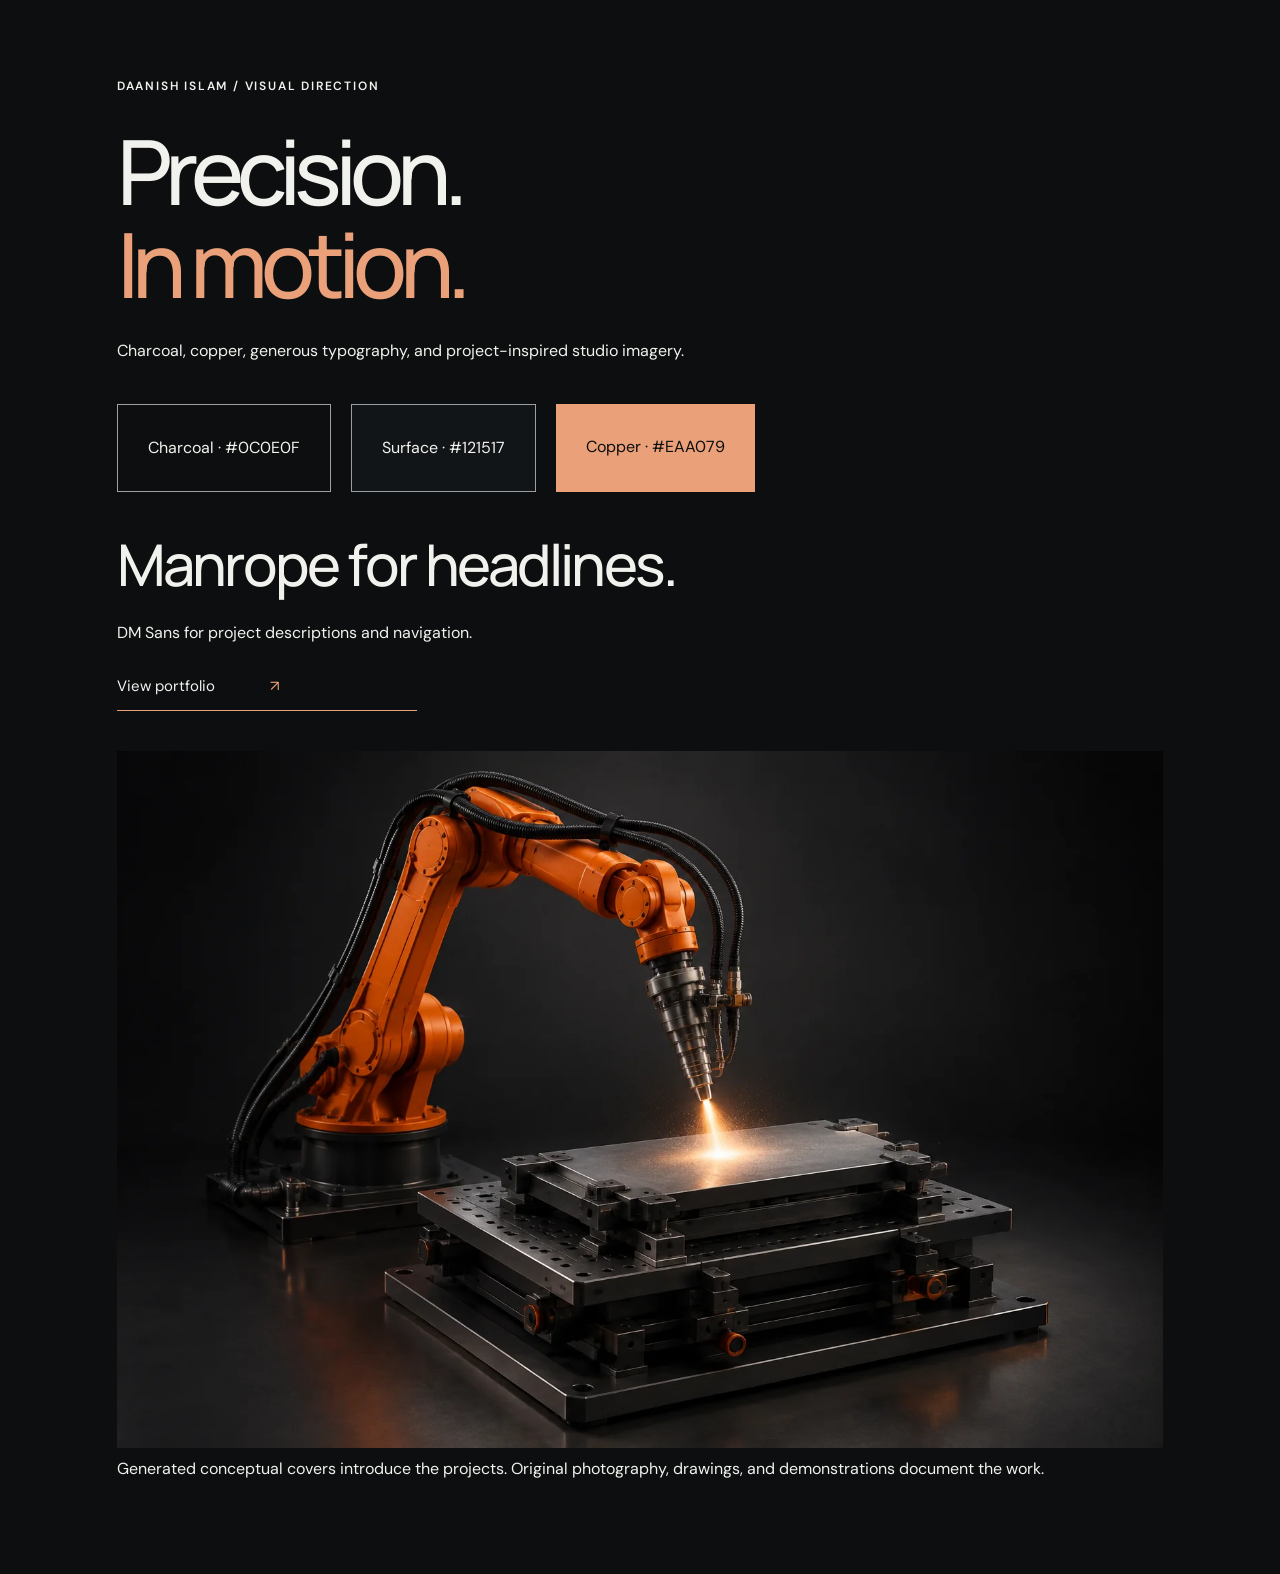
<file: style-board.html>
<!doctype html><html lang="en"><head><meta charset="utf-8"><meta name="viewport" content="width=device-width,initial-scale=1"><title>Portfolio — visual direction</title><link rel="stylesheet" href="style.css"><link rel="stylesheet" href="elevated.css"></head><body><main style="padding:6%;max-width:1200px;margin:auto"><p class="eyebrow">DAANISH ISLAM / VISUAL DIRECTION</p><h1 style="font-size:clamp(50px,8vw,90px)">Precision.<br><em>In motion.</em></h1><p>Charcoal, copper, generous typography, and project-inspired studio imagery.</p><div style="display:flex;gap:20px;flex-wrap:wrap;margin:40px 0"><div style="background:#0c0e0f;border:1px solid #9ba1a3;padding:30px">Charcoal · #0C0E0F</div><div style="background:#121517;border:1px solid #9ba1a3;padding:30px">Surface · #121517</div><div style="background:#eaa079;color:#0c0e0f;padding:30px">Copper · #EAA079</div></div><h2>Manrope for headlines.</h2><p>DM Sans for project descriptions and navigation.</p><a class="button" style="max-width:300px" href="index.html">View portfolio <span>↗</span></a><img src="project-1.webp" alt="Concept cover inspired by industrial thermal spray" style="width:100%;margin-top:40px"><p>Generated conceptual covers introduce the projects. Original photography, drawings, and demonstrations document the work.</p></main></body></html>
</file>
<file: style.css>
@import url('https://fonts.googleapis.com/css2?family=DM+Sans:wght@400;500;600;700&family=Manrope:wght@400;500;600;700;800&display=swap');
:root{--bg:#171918;--ink:#f0f1e9;--muted:#a8ada5;--accent:#ff744b;--line:#3a3d39;--paper:#e9ece4;--display:'Manrope',Arial,sans-serif;--body:'DM Sans',Arial,sans-serif}*{box-sizing:border-box}html{scroll-behavior:smooth;scroll-padding-top:90px}body{margin:0;background:var(--bg);color:var(--ink);font-family:var(--body);font-size:16px;line-height:1.6}a{color:inherit;text-decoration:none}button{font:inherit}a:focus-visible,button:focus-visible,summary:focus-visible{outline:3px solid var(--accent);outline-offset:6px}header{height:90px;padding:0 4.5%;display:flex;align-items:center;justify-content:space-between;border-bottom:1px solid var(--line);position:relative;z-index:3;background:var(--bg)}.wordmark{font-weight:600;letter-spacing:-.5px}.wordmark span{color:var(--accent);padding:0 10px}nav{display:flex;gap:36px;font-size:14px}nav a:hover{color:var(--accent)}nav span{color:var(--accent)}.skip{position:absolute;left:10px;top:-80px;background:var(--accent);color:var(--bg);padding:10px;z-index:10}.skip:focus{top:10px}.hero-track{height:135vh;min-height:860px}.hero{height:calc(100svh - 32px);min-height:700px;max-height:1050px;position:sticky;top:0;display:grid;grid-template-columns:1.18fr 1fr;gap:5%;padding:48px 4.5% 38px;overflow:hidden}.hero-copy{position:relative;z-index:1;display:flex;flex-direction:column;align-items:flex-start;padding-top:20px}.eyebrow{font-size:12px;font-weight:600;letter-spacing:1.8px;line-height:1.6}.dot{display:inline-block;width:7px;height:7px;background:var(--accent);border-radius:50%;margin-right:9px}h1,h2,h3,h4,p{margin-top:0}h1,h2,h3,h4{font-family:var(--display);font-weight:500}h1{font-size:clamp(65px,7.8vw,125px);line-height:1.03;letter-spacing:-7px;margin:29px 0 28px}em{font-style:normal;color:var(--accent)}.intro{max-width:365px;color:var(--muted);font-size:18px;line-height:1.6;margin-bottom:28px}.button{border-bottom:1px solid var(--accent);padding:12px 0;font-size:15px;display:flex;gap:55px}.button span{color:var(--accent)}.hero-bottom{margin-top:auto;padding-top:32px;display:flex;flex-direction:column;gap:12px;font-size:10px;letter-spacing:1.2px;color:var(--muted)}.hero-bottom span:last-child{color:var(--ink)}.hero-media{margin:0;position:relative;overflow:hidden;background:#454842;transform-origin:center;will-change:transform;min-width:0}.hero-media video{width:100%;height:100%;object-fit:cover;object-position:50% 48%;display:block}.hero-media:after{content:'';position:absolute;inset:50% 0 0;background:linear-gradient(transparent,rgba(0,0,0,.8));pointer-events:none}.hero-media figcaption{position:absolute;bottom:32px;left:28px;z-index:1;display:grid;gap:6px}.hero-media figcaption span{font-size:11px;letter-spacing:1px}.hero-media figcaption strong{font-weight:500;font-size:25px}.hero-media button{position:absolute;bottom:32px;right:24px;z-index:2;border:1px solid #ffffff70;color:white;background:#17191888;border-radius:30px;padding:8px 14px;cursor:pointer;font-size:13px}.corner-mark{position:absolute;top:16px;right:24px;font-size:32px;font-weight:400;color:white}.bridge{border-top:1px solid var(--line);padding:100px 4.5%;display:grid;grid-template-columns:1.5fr 1fr;gap:15px 9%}.bridge>.eyebrow{grid-column:1/-1;color:var(--accent)}h2{font-size:clamp(38px,4.5vw,70px);line-height:1.12;letter-spacing:-2.8px;margin-bottom:24px}.bridge h2 span{color:var(--muted)}.bridge-note{padding-top:10px;color:var(--muted);max-width:400px}.bridge-note a{color:var(--ink);font-size:14px}.work-section{background:var(--paper);color:var(--bg);padding:95px 4.5%}.section-heading{border-bottom:1px solid #b6bcb2;padding-bottom:25px;margin-bottom:50px}.section-heading h2{margin-top:16px}.section-heading>p:last-child{color:#586055}.project-grid{display:grid;grid-template-columns:1fr 1fr;gap:65px 38px;align-items:start}.project{min-width:0}.project:first-child{grid-column:1/-1;display:grid;grid-template-columns:1.2fr 1fr;gap:50px}.project-visual{height:330px;position:relative;background:#d5d9d1;overflow:hidden}.project:first-child .project-visual{height:410px}.project-visual img{height:100%;width:100%;object-fit:contain;transition:transform .5s}.project:hover .project-visual img{transform:scale(1.025)}.index{position:absolute;top:15px;left:15px;background:var(--bg);color:var(--paper);font-size:12px;padding:5px 10px}.project-copy{padding-top:24px}.project:first-child .project-copy{align-self:center;padding-top:0}.project-copy .eyebrow{font-size:11px;color:#586055;letter-spacing:1px}.project h3{font-size:29px;line-height:1.2;letter-spacing:-1px;margin-bottom:18px}.project-copy>p:not(.eyebrow){color:#586055;max-width:510px}.type-visual{height:100%;padding:48px;display:flex;flex-direction:column;justify-content:center;background:#c7cdc1}.type-visual strong{font-size:125px;line-height:1.2;font-family:var(--display);font-weight:400;letter-spacing:-8px}.type-visual span{font-size:12px;letter-spacing:2px}summary{cursor:pointer;list-style:none;border-bottom:1px solid #a8afa2;padding:15px 0;display:flex;justify-content:space-between;font-size:14px}summary::-webkit-details-marker{display:none}details[open] summary span{transform:rotate(90deg)}.case-study{padding-top:28px;overflow-wrap:anywhere}.case-study h4{font-size:24px;line-height:1.3}.case-study p{color:#414a3e}.case-study img{max-width:100%;height:auto;max-height:450px;display:block;margin:20px auto 10px}.media-label{font-size:12px;color:#586055;margin:8px 0 26px}.embed{border:0;width:100%;height:340px;margin:16px 0;background:#c7cdc1}.project-metrics{display:flex;flex-wrap:wrap;gap:15px;margin:24px 0}.metric{border-top:1px solid #abb3a4;padding-top:15px;flex:1;min-width:95px}.metric-val{font-size:24px}.metric-label{font-size:12px}.project-tags{display:flex;flex-wrap:wrap;gap:6px}.tag{font-size:11px;border:1px solid #abb3a4;padding:4px 8px}.about{padding:110px 4.5%;display:grid;grid-template-columns:1fr 1fr;gap:9%;border-bottom:1px solid var(--line)}.about h2{margin-top:26px}.about-copy .large{font-size:24px;line-height:1.5;color:var(--ink)}.about-copy>p{color:var(--muted)}.education{border-top:1px solid var(--line);padding-top:22px;margin-top:30px}.education span{font-size:11px;color:var(--accent);letter-spacing:1px}.education h3{font-size:19px;margin:10px 0 6px}.education p{font-size:14px;color:var(--muted)}.skills{padding:70px 4.5%}.skills-grid{display:grid;grid-template-columns:repeat(3,1fr);gap:30px;margin-top:36px}.skills h3{font-size:20px}.skills p:not(.eyebrow){color:var(--muted);line-height:1.9;font-size:15px}.contact{padding:90px 4.5%;background:var(--accent);color:var(--bg)}.contact h2{font-size:clamp(60px,7.5vw,110px);letter-spacing:-5px;margin-top:35px}.contact em{color:#753620}.contact-email{font-size:clamp(20px,3vw,40px);display:flex;justify-content:space-between;max-width:650px;border-bottom:1px solid #753620;padding:20px 0}.socials{display:flex;gap:30px;margin-top:30px;font-size:14px}footer{padding:28px 4.5%;display:flex;justify-content:space-between;gap:20px;color:var(--muted);font-size:12px}@media(min-width:1500px){.hero,header,.bridge,.work-section,.about,.skills,.contact,footer{padding-left:max(4.5%,calc((100vw - 1500px)/2));padding-right:max(4.5%,calc((100vw - 1500px)/2))}}@media(max-width:850px){header{height:75px}nav{gap:18px}.wordmark{font-size:14px}.hero-track{height:auto;min-height:0}.hero{position:relative;min-height:0;height:auto;max-height:none;grid-template-columns:1fr;padding-top:32px;gap:35px}.hero-copy{padding-top:0}h1{font-size:clamp(58px,12vw,92px);letter-spacing:-4px}.hero-media{height:620px;max-height:80svh;transform:none!important}.hero-bottom{padding-top:28px}.hero-bottom span:first-child{font-size:9px}.bridge,.about{grid-template-columns:1fr;padding-top:65px;padding-bottom:65px;gap:24px}h2{letter-spacing:-2px}.bridge-note{max-width:100%}.project:first-child{display:block}.project-grid{gap:42px 24px}.project:first-child .project-visual{height:360px}.project:first-child .project-copy{padding-top:24px}.project-visual{height:250px}.project h3{font-size:24px}.skills-grid{grid-template-columns:1fr}.contact h2{letter-spacing:-3px}footer{flex-wrap:wrap}.type-visual{padding:25px}.type-visual strong{font-size:95px}}@media(max-width:550px){nav{gap:14px;font-size:12px}.wordmark{font-size:12px}.wordmark span{padding:0 4px}.project-grid{grid-template-columns:1fr}.project:first-child{grid-column:auto}.project-visual,.project:first-child .project-visual{height:290px}.hero-media figcaption{left:18px;bottom:22px}.hero-media figcaption strong{font-size:21px}.hero-media button{right:16px;bottom:22px}.work-section{padding-top:65px}.about-copy .large{font-size:21px}.contact-email{font-size:23px}.embed{height:280px}}@media(prefers-reduced-motion:reduce){html{scroll-behavior:auto}*,*:before,*:after{transition:none!important;animation:none!important}.hero-track{height:auto;min-height:0}.hero{position:relative}.hero-media{transform:none!important}}
</file>
<file: elevated.css>
:root{--bg:#0c0e0f;--ink:#f1f1ed;--muted:#9ba1a3;--accent:#eaa079;--line:#303436;--paper:#121517}body{background:var(--bg)}header.site-header{height:80px;padding:0 5%;border-color:#24292b;background:#0c0e0f}.wordmark{font-size:17px;letter-spacing:-.5px}.wordmark span{font-size:11px;letter-spacing:1px;color:var(--muted)}nav{gap:34px}.scroll-story{height:420svh;position:relative}.story-stage{height:100svh;min-height:650px;position:sticky;top:0;overflow:hidden;background:#0c0e0f}.story-topline{position:absolute;top:32px;left:5%;right:5%;display:flex;justify-content:space-between;align-items:center;font-size:10px;letter-spacing:1.4px;color:#a6abad;z-index:5}.story-topline a{font-size:12px;letter-spacing:0}.story-visual{position:absolute;right:4%;top:12%;bottom:14%;width:47%;overflow:hidden;background:#111619;will-change:transform;border:1px solid #252c2f}.story-visual img,.story-visual canvas{position:absolute;inset:0;width:100%;height:100%;object-fit:cover;object-position:center 51%}.story-visual canvas{opacity:0}.story-visual canvas.ready{opacity:1}.outline-layer{filter:sepia(.4);opacity:1}.story-visual .result-layer{opacity:0;object-fit:cover;object-position:50% 62%;background:#101416}.media-vignette{position:absolute;inset:0;box-shadow:inset 0 0 80px #0008;background:linear-gradient(90deg,#0c0e0f55,transparent 35%,transparent 80%,#0c0e0f33);pointer-events:none}.story-copy{position:absolute;left:5%;top:20%;width:49%;height:65%;z-index:3;pointer-events:none}.story-chapter{position:absolute;inset:0;opacity:0;visibility:hidden;transform:translateY(25px)}.story-chapter.active{visibility:visible;opacity:1;transform:none}.story-chapter h1,.story-chapter h2{font-size:clamp(58px,6.9vw,110px);line-height:1.055;letter-spacing:-5.5px;margin:25px 0 26px;font-weight:400}.story-chapter .eyebrow{color:#c3c9c9;font-size:11px;letter-spacing:1.8px}.story-description{max-width:365px;font-size:17px;line-height:1.7;color:#b7bdbe}.story-result{display:flex;gap:20px;align-items:center;margin-top:28px}.story-result strong{font-weight:400;font-size:47px;letter-spacing:-2px}.story-result span{font-size:12px;line-height:1.6;color:var(--muted)}.story-caption{position:absolute;left:49%;right:4%;bottom:10%;display:flex;justify-content:space-between;gap:15px;font-size:9px;letter-spacing:1px;color:#a4abad}.story-bottom{position:absolute;bottom:35px;left:5%;right:5%;display:flex;justify-content:space-between;align-items:center;font-size:10px;letter-spacing:1.2px}.story-bottom>span{color:var(--muted)}.story-steps{list-style:none;display:flex;gap:35px;margin:0;padding:0;color:#657073;font-size:11px}.story-steps li{padding:6px 0;border-top:1px solid #3b4245}.story-steps li.active{color:var(--accent);border-color:var(--accent)}.story-steps span{margin-left:8px}.story-progress{height:2px;position:absolute;bottom:0;left:0;right:0;background:#293033}.story-progress div{height:100%;width:100%;background:var(--accent);transform:scaleX(0);transform-origin:left}.work-section{background:#101315;color:var(--ink);padding:110px 5%}.section-heading{border-bottom:1px solid var(--line);padding-bottom:40px;margin-bottom:56px}.section-heading h2{font-size:clamp(45px,5.5vw,80px);font-weight:400;letter-spacing:-3.5px;margin:25px 0}.section-heading>p:last-child{color:var(--muted)}.project-grid{gap:65px 36px}.project:first-child{display:block;grid-column:auto}.project-visual,.project:first-child .project-visual{height:auto;aspect-ratio:3/2;background:#070909;border:1px solid #282e31}.project-visual img{object-fit:cover;transition:transform .8s cubic-bezier(.2,.6,.2,1)}.project:hover .project-visual img{transform:scale(1.045)}.project .index{background:transparent;border:1px solid #ffffff44;font-size:10px;color:#e4e8e6;padding:3px 8px;top:16px;left:16px}.cover-label{position:absolute;bottom:13px;left:16px;font-size:8px;letter-spacing:1.6px;color:#c7cccc;background:#0b101188;padding:4px 7px}.project-copy,.project:first-child .project-copy{padding-top:23px}.project-copy .eyebrow{color:var(--accent);font-size:10px;letter-spacing:1px;margin-bottom:6px}.project-copy .project-period{font-size:11px;color:#899396;letter-spacing:.4px;margin-bottom:18px}.project h3{font-size:26px;line-height:1.27;letter-spacing:-.8px;font-weight:400;max-width:550px}.project-copy>p:not(.eyebrow){color:#a5afb2}.project-copy>p:not(.eyebrow):not(.project-period){font-size:15px}.project summary{border-color:#3b4447;color:#d9dfdf;margin-top:15px;font-size:13px}.project summary span{color:var(--accent)}.project details[open]{background:#e6e9e5;color:#182126;padding:0 22px 25px;margin-top:20px}.project details[open] summary{color:#182126}.project details[open] summary span{color:#8e482a}.project details[open] .eyebrow{color:#5a686b}.project .case-study h4{font-size:23px}.case-study p{font-size:15px}.project:last-child{grid-column:1/-1;display:grid;grid-template-columns:1fr 1fr;gap:36px}.project:last-child .project-copy{align-self:center}.about-explore{padding:110px 5%;display:grid;grid-template-columns:.95fr 1.1fr;gap:11%;border-top:1px solid var(--line);border-bottom:1px solid var(--line)}.about-intro h2{font-size:clamp(45px,5.5vw,80px);font-weight:400;letter-spacing:-3.5px;margin:30px 0}.about-intro>p:not(.eyebrow){color:var(--muted);max-width:350px;font-size:17px}.text-link{display:inline-block;padding-bottom:10px;border-bottom:1px solid var(--accent);font-size:14px;margin-top:20px}.about-panel{border-top:1px solid var(--line)}.about-panel:last-child{border-bottom:1px solid var(--line)}.about-panel summary{font-family:var(--display);font-size:25px;line-height:1.5;padding:26px 0;border:0;align-items:center}.about-panel summary small{font-family:var(--body);font-size:11px;letter-spacing:1px;color:var(--accent);margin-right:28px;vertical-align:middle}.plus{font-size:26px;color:var(--accent);font-weight:300;transition:transform .2s}.about-panel[open] .plus{transform:rotate(45deg)}.about-panel-body{padding:0 0 30px 44px}.about-panel-body p{font-size:15px;line-height:1.75;color:var(--muted)}.about-panel-body .lead{font-size:22px;line-height:1.5;color:var(--ink)}.experience-row{border-top:1px solid var(--line);padding-top:20px;margin-top:25px}.experience-row>span{font-size:11px;letter-spacing:.5px;color:var(--accent)}.experience-row h3{font-size:18px;margin:7px 0;font-weight:500}.experience-row p{font-size:14px}.degree{padding-bottom:20px}.degree+.degree{border-top:1px solid var(--line);padding-top:30px}.degree h3{font-size:24px;line-height:1.3;margin:18px 0}.degree .eyebrow{color:var(--accent);font-size:10px}.degree .muted{font-size:13px}.resume-actions{display:grid;gap:10px}.resume-actions .button{border-color:var(--line);font-size:14px}.skills{padding:75px 5%;background:#111517}.contact{padding:95px 5%;background:#181e21;color:var(--ink);border-top:1px solid var(--line)}.contact em{color:var(--accent)}.contact h2{font-weight:400}.contact-email{border-color:#526065;font-size:clamp(21px,3vw,40px)}.contact-email span{color:var(--accent)}footer{background:#0c0e0f;padding:28px 5%}.no-story-motion .scroll-story{height:100svh}.no-story-motion .outline-layer,.no-story-motion .result-layer{opacity:0!important}.no-story-motion .story-stage{position:relative}.no-story-motion .scroll-cue{display:none}
@media(min-width:1500px){.story-stage{max-width:1800px;margin:auto}.work-section,.about-explore,.skills,.contact{padding-left:max(5%,calc((100vw - 1450px)/2));padding-right:max(5%,calc((100vw - 1450px)/2))}}
@media(max-width:1000px){.story-chapter h1,.story-chapter h2{letter-spacing:-3.5px;font-size:7.5vw}.story-description{font-size:15px;max-width:310px}.story-copy{top:23%;width:47%}.story-visual{right:3%;width:47%;top:15%;bottom:17%}.story-caption{font-size:8px}.story-bottom{font-size:9px}.story-steps{gap:18px}.about-explore{gap:7%}.about-panel-body{padding-left:0}.project h3{font-size:24px}}
@media(max-width:700px){header.site-header{height:68px}.wordmark{font-size:14px}.wordmark span{font-size:9px}nav{gap:17px}.scroll-story{height:370svh}.story-stage{min-height:710px}.story-topline{top:20px;font-size:8px}.story-topline a{font-size:10px}.story-copy{top:9%;left:6%;width:90%;height:34%}.story-chapter h1,.story-chapter h2{font-size:clamp(40px,10.5vw,65px);letter-spacing:-2.8px;line-height:1.04;margin:12px 0 15px}.story-chapter .eyebrow{font-size:9px}.story-description{font-size:13px;line-height:1.5;max-width:360px;margin-bottom:8px}.story-visual{left:6%;right:6%;top:43%;bottom:14%;width:auto;transform:none!important}.story-visual img,.story-visual canvas{object-position:50% 53%}.story-caption{left:6%;right:6%;bottom:10%;font-size:8px}.story-bottom{left:6%;right:6%;bottom:21px}.story-bottom>span{display:none}.story-steps{width:100%;justify-content:space-between;font-size:10px}.story-result{position:absolute;left:52%;top:54px;display:block;margin:0;max-width:150px}.story-result strong{font-size:32px}.story-result span{display:block;font-size:10px}.story-chapter[data-chapter="2"] .story-description{max-width:90%}.project-grid{grid-template-columns:1fr;gap:48px}.project:last-child{display:block;grid-column:auto}.project h3{font-size:26px}.project:last-child .project-copy{padding-top:23px}.work-section{padding-top:65px}.section-heading h2{font-size:53px;letter-spacing:-2px}.about-explore{grid-template-columns:1fr;padding-top:65px;padding-bottom:65px;gap:50px}.about-intro h2{font-size:58px;letter-spacing:-2px}.about-intro>p:not(.eyebrow){max-width:100%}.about-panel summary{font-size:23px}.about-panel-body{padding-left:0}.contact{padding-top:65px}.cover-label{font-size:8px}}
.project-copy>p:not(.eyebrow):not(.project-period),.case-study p,.about-panel-body p,.experience-row p{font-size:16px}
@media(max-width:700px){.story-description{font-size:16px;line-height:1.45}.story-visual{top:50%;bottom:14%}.story-copy{height:41%}.story-stage{min-height:760px}}
@media(max-height:650px) and (min-width:701px){.scroll-story{height:400vh}.story-stage{min-height:0;height:100vh}.story-chapter h1,.story-chapter h2{font-size:8vh;letter-spacing:-2px;margin:15px 0}.story-copy{top:17%}.story-description{font-size:14px;max-width:330px}.story-topline{top:16px}.story-result{margin-top:8px}.story-result strong{font-size:30px}.story-bottom{bottom:16px}}
.story-visual{right:0;top:6%;bottom:9%;width:65%;border:0;background:transparent;overflow:hidden;transform:none!important}
.story-visual #coating-canvas{opacity:1;position:absolute;inset:0;width:100%;height:100%;z-index:1}
.story-visual.webgl-ready .story-poster{opacity:0}.story-visual .story-poster{object-fit:contain;background:#0c0e0f}
.scene-shade{position:absolute;inset:0;background:linear-gradient(90deg,#0c0e0f 0%,transparent 21%);z-index:2;pointer-events:none}
.story-copy{width:47%;pointer-events:none}.story-caption{left:49%;bottom:9%}.story-result strong{font-size:35px}
.no-story-motion .scroll-story{height:auto}
@media(max-width:1000px) and (min-width:701px){.story-visual{width:62%;right:-2%}.story-copy{width:48%}}
@media(max-width:700px){.story-visual{left:0;right:0;top:46%;bottom:10%;width:100%}.scene-shade{background:linear-gradient(180deg,#0c0e0f,transparent 13%)}.story-copy{width:90%}.story-caption{left:6%;bottom:9%}.story-result strong{font-size:25px}.story-result{left:54%}}
@media(prefers-reduced-motion:reduce){.scroll-story{height:auto}.story-stage{position:relative}.outline-layer,.result-layer{opacity:0!important}.story-chapter[data-chapter="0"]{opacity:1;visibility:visible;transform:none}.story-visual{transform:none!important}.scroll-cue{display:none}}
</file>
<file: mobile.css>
.brand-symbol{display:none}.wordmark .brand-name{font:inherit;color:inherit;letter-spacing:inherit;padding:0}.menu-toggle,.mobile-story-intro,.mobile-story-outro,.mobile-story-action,.mobile-story-skip,.mobile-scroll-cue{display:none}
#mobile-menu{border:1px solid #344148;color:var(--ink);background:#101619;width:min(92vw,460px);max-height:90dvh;padding:28px;border-radius:4px;margin:auto}#mobile-menu::backdrop{background:#020608c9;backdrop-filter:blur(9px)}.menu-heading{display:flex;justify-content:space-between;align-items:center;gap:15px}.menu-heading h2{font-size:34px;letter-spacing:-1px;margin:0}.menu-close{width:44px;height:44px;border:1px solid #536065;background:transparent;color:var(--accent);font-size:30px;cursor:pointer}#mobile-menu nav{display:flex;flex-direction:column;gap:0;margin-top:30px}#mobile-menu nav a{display:flex;gap:18px;align-items:center;min-height:62px;font-size:20px;border-bottom:1px solid #344148}#mobile-menu nav span{font-size:12px;color:var(--accent)}.menu-note{margin:32px 0 0;font-size:13px;line-height:1.7;color:var(--muted)}body.menu-open{overflow:hidden}
.story-visual picture.story-poster{position:absolute;inset:0;display:block;opacity:1;background:#0c0e0f}.story-visual picture.story-poster img{width:100%;height:100%;object-fit:contain}.story-visual.webgl-ready picture.story-poster{opacity:0}
.about-panel[open]>summary>span:first-child{transform:none}
@media(max-width:900px){
 :root{--nav-height:calc(64px + env(safe-area-inset-top,0px));--stage-height:calc(100svh - var(--nav-height));}
 html{scroll-padding-top:calc(var(--nav-height) + 22px)}body{padding-top:var(--nav-height)}
 header.site-header{position:fixed;top:0;left:0;right:0;z-index:100;height:var(--nav-height);padding:env(safe-area-inset-top,0px) max(18px,env(safe-area-inset-right,0px)) 0 max(18px,env(safe-area-inset-left,0px));background:#0c0e0ff5;backdrop-filter:blur(14px);border-bottom:1px solid #354044}
 .wordmark{display:flex;align-items:center;gap:10px;min-height:44px;font-size:15px;font-weight:600}.wordmark .brand-symbol{display:grid;place-items:center;width:30px;height:30px;border:1px solid #c38a6b;color:var(--accent);font:12px var(--display);padding:0;letter-spacing:-1px}.wordmark .brand-field{display:none}header.site-header>nav{display:none}
 .menu-toggle{display:flex;width:44px;height:44px;border:0;background:transparent;flex-direction:column;justify-content:center;align-items:center;gap:7px;cursor:pointer}.menu-toggle span{height:1px;width:23px;background:var(--ink)}
 .scroll-story{height:calc(var(--stage-height)*3.05)}.story-stage{position:sticky;top:var(--nav-height);height:var(--stage-height);min-height:0;max-height:none}
 .story-topline,.story-copy,.story-caption,.story-bottom{display:none}
 .story-visual{left:0;right:0;top:calc(20% - var(--mobile-reveal,0)*15%);bottom:calc(17% + var(--mobile-reveal,0)*17%);width:100%;border:0;overflow:hidden}
 .scene-shade{background:linear-gradient(180deg,#0c0e0f 0%,transparent 9%,transparent 90%,#0c0e0f 100%)}
 .mobile-story-intro,.mobile-story-outro{display:block;position:absolute;left:max(22px,env(safe-area-inset-left,0px));right:22px;z-index:5;pointer-events:none}.mobile-story-intro{top:5%}.mobile-story-outro{bottom:21%;opacity:0;visibility:hidden}
 .mobile-story-intro h1,.mobile-story-outro h2{font-size:clamp(34px,9.6vw,52px);font-weight:400;line-height:1.06;letter-spacing:-1.9px;margin:0}.mobile-story-outro h2{font-size:clamp(30px,8.5vw,43px)}
 .mobile-story-action{display:flex;position:absolute;bottom:calc(7.8% + env(safe-area-inset-bottom,0px));left:22px;right:22px;z-index:7;justify-content:space-between;align-items:center;min-height:48px;padding:10px 0;border-bottom:1px solid #a37359;font-size:15px}.mobile-story-action span{color:var(--accent);font-size:22px}
 .mobile-scroll-cue{display:block;position:absolute;bottom:calc(3% + env(safe-area-inset-bottom,0px));left:22px;font-size:10px;letter-spacing:1.6px;color:var(--muted)}
 .mobile-story-skip{display:flex;visibility:hidden;position:absolute;right:22px;bottom:calc(4% + env(safe-area-inset-bottom,0px));min-height:44px;align-items:center;z-index:7;font-size:13px;color:var(--muted)}
 .story-progress{height:2px}.skip:focus{top:calc(var(--nav-height) + 6px);z-index:110}
 .work-section,.about-explore,.skills,.contact{padding-left:max(22px,env(safe-area-inset-left,0px));padding-right:max(22px,env(safe-area-inset-right,0px))}
 .project-grid{grid-template-columns:1fr;gap:46px}.project:first-child,.project:last-child{display:block;grid-column:auto}.project-visual,.project:first-child .project-visual{height:auto;aspect-ratio:3/2}
 .project h3{font-size:clamp(23px,5.5vw,29px);line-height:1.3;overflow-wrap:anywhere}.project-copy .eyebrow{font-size:12px;line-height:1.65}.project-copy .project-period{font-size:12px}.project summary{min-height:48px;font-size:15px}.project details[open]{padding:0 16px 22px}.case-study h4{font-size:22px}.case-study img{max-width:100%;height:auto}.embed{height:auto;aspect-ratio:4/3}.project-metrics{gap:12px}.metric{min-width:110px}.metric-label,.tag{font-size:12px}
 .section-heading h2{font-size:clamp(39px,10vw,56px);letter-spacing:-2px}.section-heading{margin-bottom:35px}.work-section{padding-top:58px;padding-bottom:58px}
 .about-explore{display:block;padding-top:58px;padding-bottom:58px}.about-intro{margin-bottom:42px}.about-intro h2{font-size:clamp(43px,11vw,62px);letter-spacing:-2px}.about-intro>p:not(.eyebrow){max-width:100%}.about-panel summary{min-height:64px;font-size:23px}.about-panel summary small{margin-right:18px}.about-panel-body{padding-left:0}.resume-actions a,.text-link{min-height:44px}
 .skills-grid{grid-template-columns:1fr;gap:26px}.skills{padding-top:48px;padding-bottom:48px}.contact{padding-top:58px;padding-bottom:58px}.contact h2{font-size:clamp(45px,12vw,68px);letter-spacing:-2.5px}.contact-email{font-size:clamp(19px,5.3vw,29px);min-height:48px}.socials a{display:flex;align-items:center;min-height:44px}footer{padding-bottom:calc(26px + env(safe-area-inset-bottom,0px));flex-wrap:wrap}footer a{min-height:44px;display:flex;align-items:center}
 .no-story-motion .scroll-story{height:var(--stage-height)}.no-story-motion .story-stage{position:relative;top:0}.no-story-motion .mobile-scroll-cue{display:none}.no-story-motion .mobile-story-intro{opacity:1!important;visibility:visible!important}.no-story-motion .mobile-story-outro{display:none}
}
@media(max-width:900px) and (max-height:540px){.scroll-story{height:calc(var(--stage-height)*2.6)}.mobile-story-intro{top:15%;width:42%}.mobile-story-intro h1{font-size:32px}.story-visual{top:0;bottom:0;left:32%;width:68%}.mobile-story-action{left:22px;right:auto;width:38%;bottom:13%;font-size:14px}.mobile-scroll-cue{left:22px;bottom:5%;font-size:9px}.mobile-story-outro{left:22px;bottom:36%;width:40%}.mobile-story-outro h2{font-size:29px}}
@media(prefers-reduced-motion:reduce){html{scroll-behavior:auto}.mobile-story-intro,.mobile-story-action{opacity:1!important;visibility:visible!important}}
</file>
<file: capstone.css>
#project-8 .project-copy{min-width:0}#project-8 h3{font-size:clamp(24px,2.5vw,38px);line-height:1.25}#project-8 h5{font:600 17px var(--display);line-height:1.5;color:#8a452a;margin:38px 0 16px}#project-8 .capstone-figure{margin:24px 0}#project-8 .capstone-figure img{display:block;width:100%;height:auto;max-height:none;object-fit:contain}#project-8 .capstone-figure a{display:block}#project-8 video{display:block;width:100%;max-height:65vh;background:#090b0c}#project-8 .capstone-equation{padding:18px;margin:22px 0;border-left:2px solid var(--accent);background:#ffffff05;font-family:Georgia,serif;font-size:20px;overflow-x:auto;max-width:100%;line-height:1.8}#project-8 .project-desc{overflow-wrap:break-word}@media(max-width:600px){#project-8 .capstone-equation{font-size:17px;padding:12px}#project-8 h5{font-size:16px}}


#project-grid > .project:last-child{grid-column:auto;display:block}#project-grid > .project:last-child .project-copy{padding-top:23px}#project-1 .redwood-video{display:block;width:100%;height:auto;max-height:70svh;object-fit:contain;background:#090b0c;margin:12px 0}
</file>
